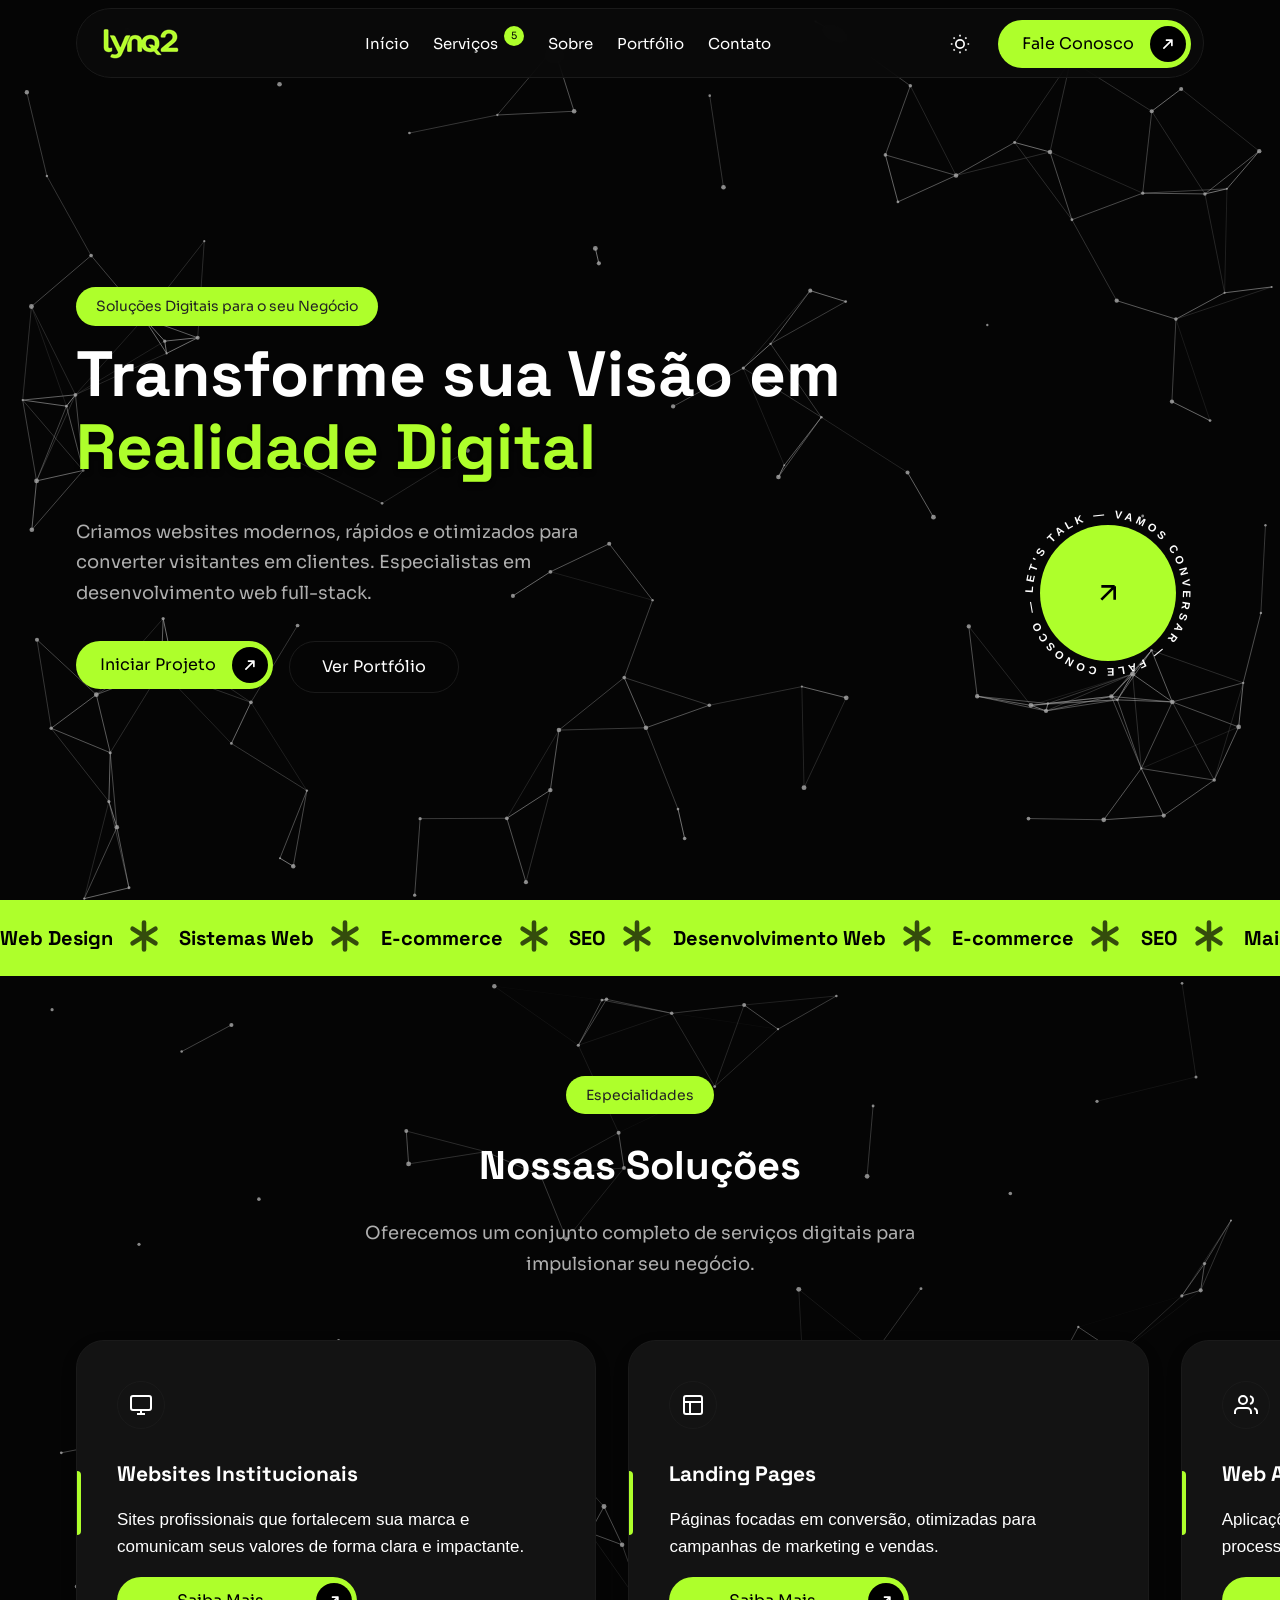
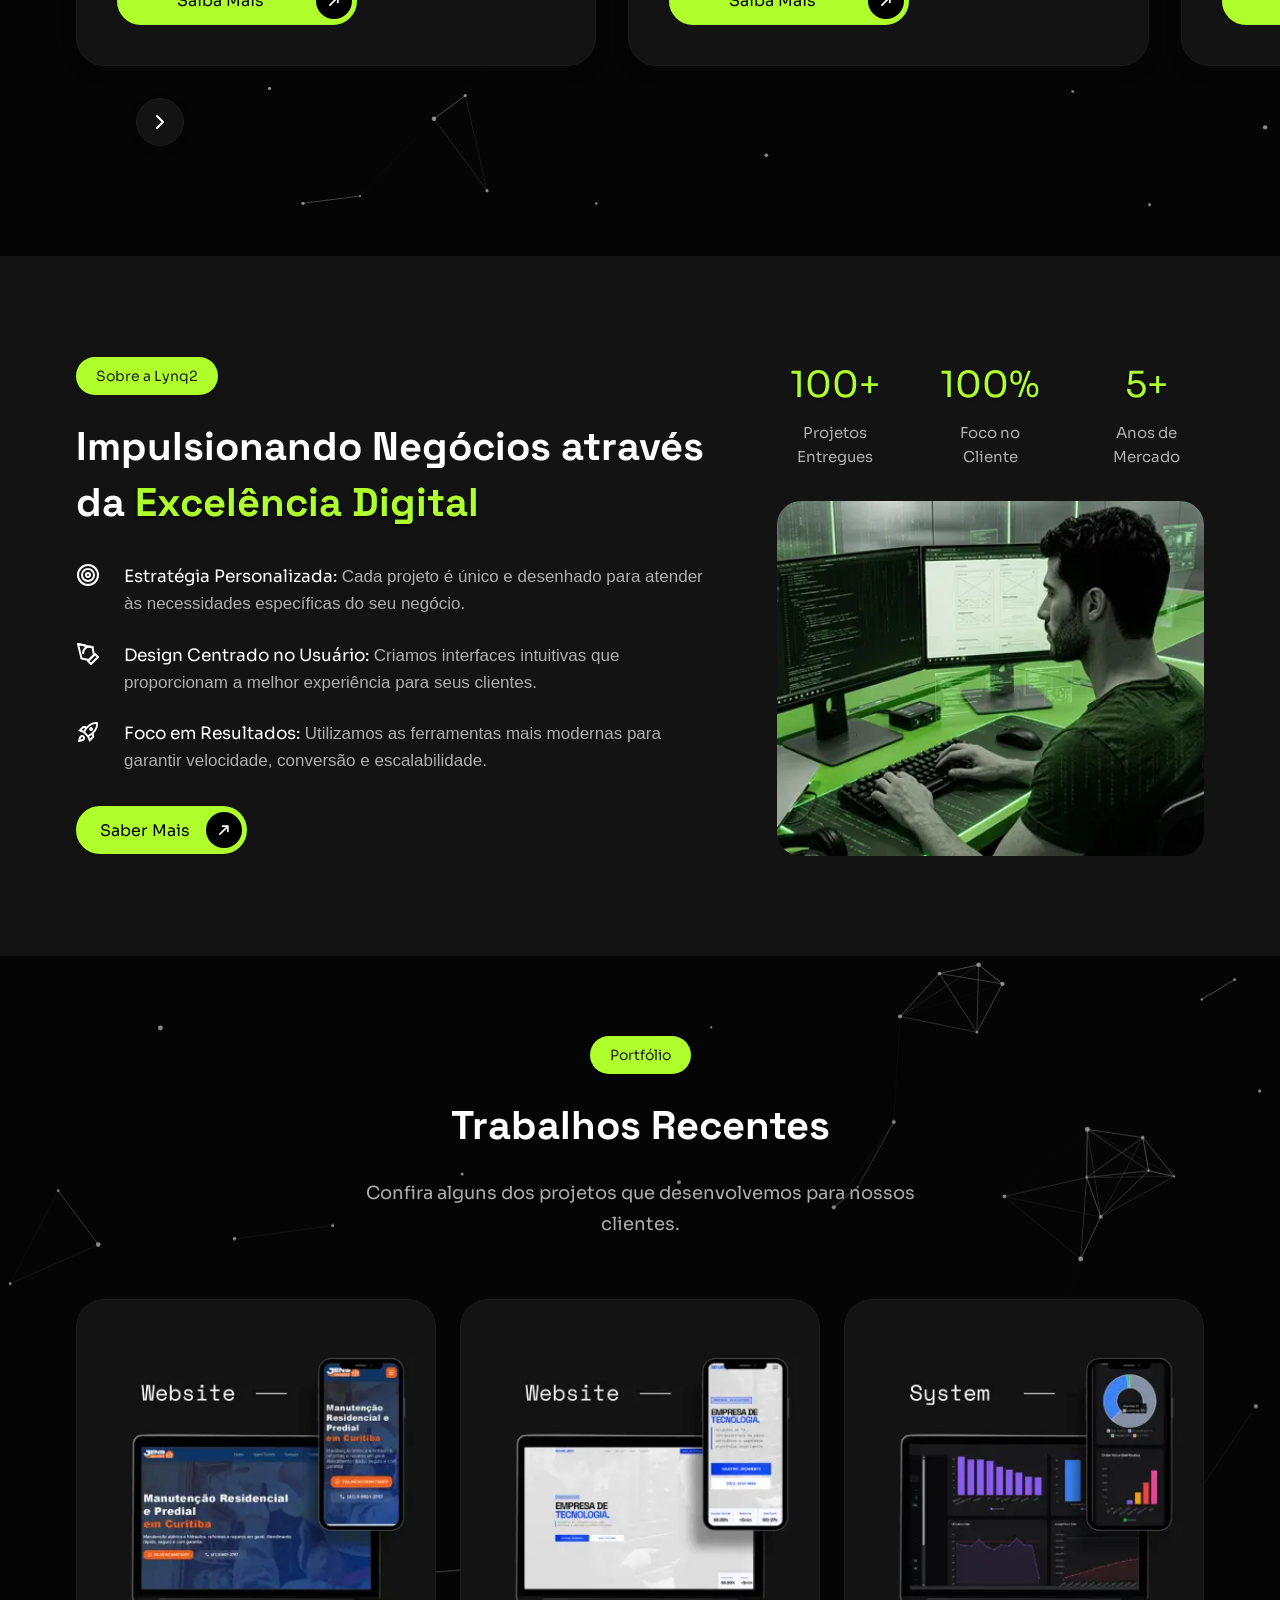
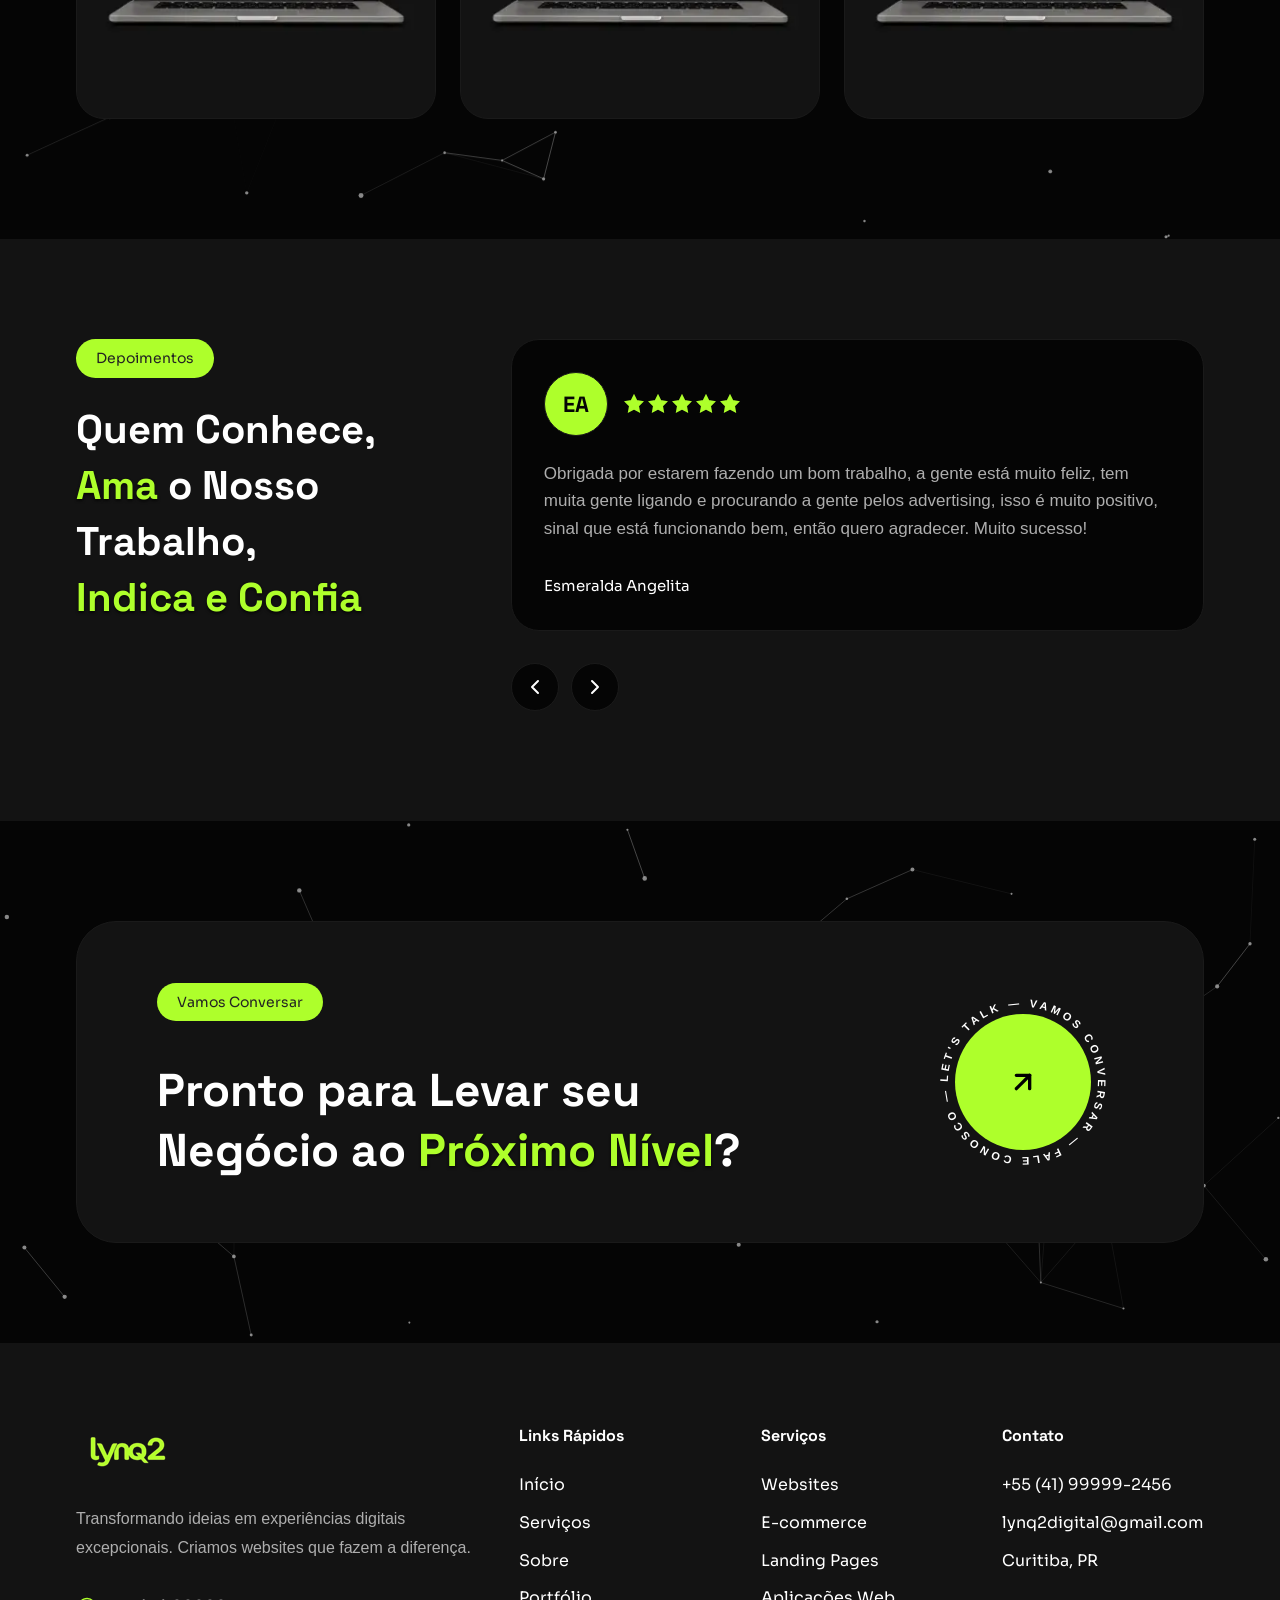
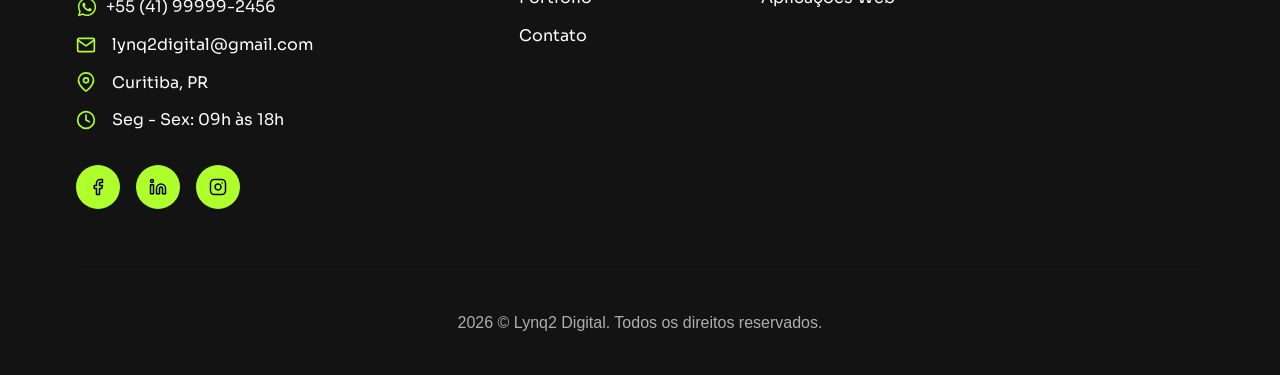
<file: index.html>
<!doctype html>
<html lang="pt-BR">
  <head>
    <meta charset="UTF-8" />
    <meta name="viewport" content="width=device-width, initial-scale=1.0" />
    <meta
      name="description"
      content="Lynq2 Digital - Desenvolvimento web profissional. Criamos websites modernos, rápidos e otimizados para converter visitantes em clientes. Especialistas em UI/UX e full-stack."
    />

    <title>Lynq2 Digital</title>

    <!-- FAVICON -->
    <link rel="icon" type="image/png" href="./favicon.png" />

    <!-- Fonts -->
    <link
      rel="preload"
      href="./assets/fonts/SpaceGrotesk-Bold.woff2"
      as="font"
      type="font/woff2"
      crossorigin="anonymous"
    />
    <link
      rel="preload"
      href="./assets/fonts/Sora-Regular.woff2"
      as="font"
      type="font/woff2"
      crossorigin="anonymous"
    />

    <!-- Swiper CSS: local -->
    <link
      rel="stylesheet"
      href="./assets/css/swiper-bundle.min.css"
      media="print"
      onload="this.media = 'all'"
    />
    <noscript>
      <link rel="stylesheet" href="./assets/css/swiper-bundle.min.css" />
    </noscript>

    <!-- CSS -->
    <style>
      /*================================  */
      /* ====== LOCAL FONTS ============ */
      /*================================  */
      @font-face {
        font-family: "Space Grotesk";
        src: url("./assets/fonts/SpaceGrotesk-Bold.woff2") format("woff2");
        font-weight: 700;
        font-display: swap;
        font-style: normal;
      }

      @font-face {
        font-family: "Sora";
        src: url("./assets/fonts/Sora-Regular.woff2") format("woff2");
        font-weight: 400;
        font-display: swap;
        font-style: normal;
      }
      /* ======================================================= */
      /* ===================== RESET E BASE ==================== */
      /* ======================================================= */
      * {
        margin: 0;
        padding: 0;
        box-sizing: border-box;
      }

      /* ===== Dark Theme (default) ===== */
      :root {
        --bg-primary: #050505;
        --bg-secondary: #131313;
        --text-primary: #ffffff;
        --text-secondary: #aeaeae;
        --accent-green: #aeff2b;
        --border-color: #1a1a1a;
        --header-bg: rgba(11, 11, 11, 0.75);

        /* ===== Typography ===== */
        --font-main: "Space Grotesk", sans-serif;
        --font-alter: "Sora", sans-serif;
        --font-body: sans-serif;
      }

      :root.light-theme {
        --bg-primary: #f9f9f9;
        --bg-secondary: #f1f1f1;
        --text-primary: #232323;
        --text-secondary: #555555;
        --border-color: #e0e0e0;
        --header-bg: rgba(252, 252, 252, 0.75);
      }

      h1,
      h2,
      h3,
      h4,
      h5 {
        font-family: var(--font-main);
        font-weight: 700 !important;
        color: var(--text-primary);
      }

      a,
      li,
      span,
      button,
      label,
      input,
      strong,
      textarea {
        font-family: var(--font-alter);
        font-weight: 400 !important;
        color: var(--text-primary);
      }

      p {
        margin: 0;
        padding: 0;
        font-family: var(--font-body);
        font-weight: 400 !important;
        font-size: inherit;
        line-height: inherit;
      }
      ul,
      ol {
        list-style: none;
        padding: 0;
      }

      a {
        text-decoration: none;
        color: inherit;
      }

      img {
        max-width: 100%;
        height: auto;
      }

      /* ======================================================= */
      /* ==================== SCROLL BAR ======================= */
      /* ======================================================= */

      /* Barra de rolagem - largura */
      ::-webkit-scrollbar {
        width: 10px;
        z-index: 3;
      }

      /* Fundo da barra (trilho) */
      ::-webkit-scrollbar-track {
        background: var(--background);
      }

      /* Parte que se move (thumb) */
      ::-webkit-scrollbar-thumb {
        background-color: var(--accent-green);
        border-radius: 8px;
        /* Cor laranja */

        border: 1px solid var(--background);
        /* Borda entre thumb e track */
      }

      /* ==== Body ==== */
      body {
        font-family: var(--font-body);
        background-color: var(--bg-primary);
        color: var(--text-primary);
        overflow-x: hidden;
        scroll-behavior: smooth;
        line-height: 1.6;
        user-select: none;
        cursor: none;
      }

      /* ================== CUSTOM CURSOR ====================== */
      .cursor-dot {
        position: fixed;
        top: 0;
        left: 0;
        width: 8px;
        height: 8px;
        background-color: var(--accent-green);
        border-radius: 50%;
        pointer-events: none;
        z-index: 10001;
        opacity: 0; /* JS will show on move */
      }
      :root.light-theme .cursor-dot {
        background-color: var(--text-secondary);
      }
      .cursor-trail {
        position: fixed;
        top: 0;
        left: 0;
        width: 36px;
        height: 36px;
        border: 1.5px solid var(--accent-green);
        border-radius: 50%;
        pointer-events: none;
        z-index: 10000;
        opacity: 0; /* JS will show on move */
        transition:
          width 0.3s ease,
          height 0.3s ease,
          background-color 0.3s ease;
      }
      :root.light-theme .cursor-trail {
        border-color: var(--text-secondary);
        background-color: rgba(35, 35, 35, 0.1);
      }
      .cursor-trail.hovered {
        width: 60px;
        height: 60px;
        background-color: rgba(174, 255, 43, 0.15);
      }
      :root.light-theme .cursor-trail.hovered {
        background-color: rgba(35, 35, 35, 0.15);
      }
      @media (max-width: 1024px) {
        body {
          cursor: auto !important;
        }
        .cursor-dot,
        .cursor-trail,
        #custom-cursor {
          display: none !important;
        }
      }

      .container {
        width: 100%;
        max-width: 1480px;
        margin: 0 auto;
        padding: 0 8px;
        position: relative;
        z-index: 1;
      }

      @media (min-width: 900px) {
        .container {
          padding: 0 12px;
        }
      }

      .btn-primary {
        background: var(--accent-green);
        color: #000000;
        padding: 6px 5px 6px 24px;
        border-radius: 100px;

        transition: all 0.3s;
        display: inline-flex;
        justify-content: flex-end;
        /* Keeps arrow to the right if span doesn't fill it */
        align-items: center;
        gap: 16px;
        height: auto;
      }

      .btn-primary span {
        margin: 0;
        color: #000;
        flex-grow: 1;
        text-align: center;
      }

      .arrow {
        background-color: #000;
        border-radius: 50%;
        width: 36px;
        height: 36px;
        display: flex;
        align-items: center;
        justify-content: center;
      }

      .arrow svg {
        transform: rotate(-45deg);
        transition: transform 0.3s ease;
        display: block;
      }

      .btn-primary:hover .arrow svg {
        transform: rotate(0deg);
      }

      .btn-secondary {
        background: transparent;
        border: 1px solid var(--border-color);
        color: var(--text-primary);
        padding: 0 32px;
        /* Remove vertical padding, rely on height/flex for centering */
        border-radius: 100px;
        height: 48px;
        /* Fixed height to match the primary button if needed */

        transition: all 0.3s;
        display: inline-flex;
        align-items: center;
        /* Fixed typo from align-itens */
        justify-content: center;
      }

      @media (min-width: 768px) {
        .btn-secondary {
          /* Reset if necessary on desktop, but let's keep it consistent */
          height: 52px;
        }
      }

      .btn-secondary:hover {
        border-color: var(--accent-green);
        color: var(--accent-green);
      }

      /* ======================================================= */
      /* ================== HEADER SECTION ===================== */
      /* ======================================================= */

      .header {
        position: fixed;
        top: 8px;
        left: 0;
        right: 0;
        z-index: 1000;
        pointer-events: none;
        transition: top 0.4s ease;
      }

      .header .container {
        pointer-events: auto;
      }

      .barra {
        background: var(--header-bg);
        backdrop-filter: blur(12px);
        -webkit-backdrop-filter: blur(16px);
        color: var(--text-primary);
        display: flex;
        flex-direction: column;
        overflow: hidden;
        height: 70px;
        border-radius: 40px;
        transition:
          width 0.4s cubic-bezier(0.4, 0, 0.2, 1),
          height 0.4s cubic-bezier(0.4, 0, 0.2, 1),
          background 0.4s ease;
        margin: 0 auto;
        width: 100%;
        border: 1px solid var(--border-color);
        will-change: width, height;
      }

      .barra.compacta {
        width: 80%;
        transition:
          width 0.4s cubic-bezier(0.4, 0, 0.2, 1),
          height 0.4s cubic-bezier(0.4, 0, 0.2, 1),
          background 0.4s ease;
      }

      .barra.expansivel {
        height: 480px;
        width: 100%;
        transition:
          width 0.4s cubic-bezier(0.4, 0, 0.2, 1),
          height 0.4s cubic-bezier(0.4, 0, 0.2, 1),
          background 0.4s ease;
      }

      .barra-topo {
        width: 100%;
        display: flex;
        justify-content: space-between;
        align-items: center;
        padding: 0 12px;
        height: 70px;
        flex-shrink: 0;
        gap: 16px;
      }

      .logo-icon {
        border-radius: 100px;
        padding: 12px;

        display: flex;
        align-items: center;
        justify-content: center;
        color: var(--accent-green);

        font-size: 20px;
      }

      .logo-icon img {
        width: 80px;

        object-fit: cover;
      }

      :root.light-theme .logo-icon {
        color: var(--text-primary);
      }

      .logo-code {
        background: var(--accent-green);
        color: #000000;
        -webkit-background-clip: text;
        -webkit-text-fill-color: transparent;
        background-clip: text;
      }

      @media (min-width: 1181px) {
        .barra-topo {
          gap: 32px;
        }

        .logo {
          flex-shrink: 1;
        }

        .logo-text {
          display: block;
        }
      }

      .nav-desktop {
        display: none;
        justify-content: center;
        align-items: center;
        flex: 1;
      }

      .nav-desktop ul {
        display: flex;
        gap: 24px;
        list-style: none;
      }

      .nav-desktop ul li a {
        color: var(--text-primary);
        text-decoration: none;
        font-size: 15px;

        transition: color 0.3s;
      }

      .nav-desktop ul li a:hover {
        color: var(--accent-green);
      }

      .nav-item-flex {
        display: inline-flex;
        align-items: center;
        gap: 6px;
      }

      .nav-badge {
        font-family: var(--font-alter);
        font-weight: 400 !important;
        background-color: var(--accent-green);
        color: #000;
        font-size: 10px;

        width: 20px;
        height: 20px;
        display: inline-flex;
        align-items: center;
        justify-content: center;
        border-radius: 50%;
        line-height: 1;
        position: relative;
        top: -8px;
      }

      .nav-mobile-list .nav-badge {
        top: -14px;
      }

      @media (min-width: 1180px) {
        .nav-desktop {
          display: flex;
        }
      }

      .header-actions {
        display: flex;
        align-items: center;
        gap: 8px;
        margin-left: auto;
      }

      .header-actions .btn-primary {
        display: none;
      }

      @media (min-width: 1181px) {
        .header-actions {
          margin-left: 0;
          gap: 16px;
        }

        .header-actions .btn-primary {
          display: inline-flex;
        }
      }

      .menu-btn {
        display: flex;
        flex-direction: column;
        gap: 6px;
        cursor: pointer;
        padding: 8px;
      }

      .menu-btn span {
        width: 24px;
        height: 2px;
        background: var(--text-primary);
        transition: all 0.3s ease;
      }

      .menu-btn.open span:nth-child(1) {
        transform: rotate(45deg) translate(5px, 6px);
      }

      .menu-btn.open span:nth-child(2) {
        opacity: 0;
      }

      .menu-btn.open span:nth-child(3) {
        transform: rotate(-45deg) translate(5px, -6px);
      }

      @media (min-width: 1181px) {
        .menu-btn {
          display: none;
        }
      }

      /* Nav Mobile */
      .nav-mobile {
        display: none;
        flex-direction: column;
        justify-content: end;
        align-items: flex-start;
        padding: 16px 28px 28px;
        gap: 16px;
        opacity: 0;
        transition: opacity 0.3s ease;
        flex-grow: 1;
        /* allow taking remaining height to push items to the bottom */
      }

      .barra.expansivel .nav-mobile {
        display: flex;
        opacity: 1;
      }

      /* Nav Mobile Items Animation */
      .nav-mobile-list li,
      .nav-mobile-btn {
        opacity: 0;
        transform: translateX(-50px);
      }

      .barra.expansivel .nav-mobile-list li {
        animation: fadeSlideRight 0.5s cubic-bezier(0.4, 0, 0.2, 1) forwards;
      }

      .barra.expansivel .nav-mobile-btn {
        animation: fadeSlideRight 0.5s cubic-bezier(0.4, 0, 0.2, 1) forwards;
      }

      /* Staggered delays for a cascade effect */
      .barra.expansivel .nav-mobile-list li:nth-child(1) {
        animation-delay: 0.1s;
      }

      .barra.expansivel .nav-mobile-list li:nth-child(2) {
        animation-delay: 0.18s;
      }

      .barra.expansivel .nav-mobile-list li:nth-child(3) {
        animation-delay: 0.26s;
      }

      .barra.expansivel .nav-mobile-list li:nth-child(4) {
        animation-delay: 0.34s;
      }

      .barra.expansivel .nav-mobile-list li:nth-child(5) {
        animation-delay: 0.42s;
      }

      .barra.expansivel .nav-mobile-btn {
        animation-delay: 0.5s;
      }

      @keyframes fadeSlideRight {
        to {
          opacity: 1;
          transform: translateX(0);
        }
      }

      .nav-mobile-list {
        display: flex;
        flex-direction: column;
        gap: 8px;
        width: 100%;
        text-align: left;
      }

      .nav-mobile-list li a {
        display: block;
        padding: 12px 16px;
        font-size: 18px;

        transition: all 0.3s;
      }

      .nav-mobile-list li a:hover {
        background: rgba(57, 255, 20, 0.1);
        color: var(--accent-green);
      }

      .nav-mobile-btn {
        width: 100%;
        text-align: center;
        padding: 14px 24px;
        font-size: 18px;
      }

      @media (min-width: 1180px) {
        .nav-mobile {
          display: none;
        }
      }

      /* Theme Toggle & Scroll Top */
      .theme-toggle {
        background: transparent;
        border: none;
        color: var(--text-primary);
        cursor: pointer;
        padding: 8px;
        position: relative;
        width: 40px;
        height: 40px;
      }

      /* Dark mode (default): show sun, hide moon */
      .sun-icon {
        display: block;
      }

      .moon-icon {
        display: none;
      }

      /* Light mode: show moon, hide sun */
      .light-theme .sun-icon {
        display: none;
      }

      .light-theme .moon-icon {
        display: block;
      }

      /* Mobile First — botões colados no canto */
      .scroll-to-top {
        position: fixed;
        bottom: 96px;
        right: 16px;
        width: 52px;
        height: 52px;
        background: rgba(0, 0, 0, 0.2);
        backdrop-filter: blur(12px);
        -webkit-backdrop-filter: blur(12px);
        border: 1px solid var(--accent-green);
        color: var(--accent-green);
        border-radius: 50%;
        display: flex;
        align-items: center;
        justify-content: center;
        cursor: pointer;
        transform: translateX(100px);
        opacity: 0;
        pointer-events: none;
        transition: all 0.4s cubic-bezier(0.4, 0, 0.2, 1);
        z-index: 990;
      }

      :root.light-theme .scroll-to-top {
        background: rgba(255, 255, 255, 0.2);
        box-shadow: 0 2px 8px rgba(0, 0, 0, 0.1);
        border: 1px solid #c7c7c7;
        color: #656565;
      }

      .scroll-to-top.visible {
        transform: translateX(0);
        opacity: 1;
        pointer-events: auto;
      }

      /* WhatsApp Button */
      .whatsapp-button {
        position: fixed;
        bottom: 32px;
        right: 16px;
        width: 52px;
        height: 52px;
        background: #25d366;
        color: #fff;
        border-radius: 50%;
        display: flex;
        align-items: center;
        justify-content: center;
        box-shadow: 0 4px 12px rgba(37, 211, 102, 0.4);
        transition:
          transform 0.4s cubic-bezier(0.4, 0, 0.2, 1),
          opacity 0.4s ease;
        z-index: 990;
        opacity: 0;
        pointer-events: none;
        transform: translateX(100px);
      }

      .whatsapp-button.visible {
        opacity: 1;
        pointer-events: auto;
        transform: translateX(0);
      }

      .whatsapp-button.visible:hover {
        box-shadow: 0 6px 20px rgba(37, 211, 102, 0.7);
      }

      /* Tablet e acima — tamanho e posição originais */
      @media (min-width: 768px) {
        .scroll-to-top {
          bottom: 110px;
          right: 30px;
          width: 56px;
          height: 56px;
        }

        .whatsapp-button {
          bottom: 40px;
          right: 30px;
          width: 56px;
          height: 56px;
        }

        .theme-toggle:hover {
          color: var(--accent-green);
        }
      }

      /* ======================================================= */
      /* ================= SECTION HEADER (SHARED) ============= */
      /* ======================================================= */
      .section-header {
        text-align: center;
        margin-bottom: 60px;
      }

      .section-badge {
        font-family: var(--font-alter);
        font-weight: 400 !important;
        display: inline-block;
        padding: 8px 20px;
        background: var(--accent-green);
        border-radius: 100px;
        color: #232323;
        font-size: 14px;

        margin-bottom: 24px;
      }
      .hero .section-badge {
        margin-bottom: 12px;
      }
      .section-title {
        font-size: 32px;
        margin-bottom: 24px;
        line-height: 1.2;
        color: var(--text-primary);
      }

      .highlight-main {
        font-family: var(--font-main);
        font-weight: 700 !important;
        color: var(--accent-green);
        text-shadow:
          0 3px 5px rgba(0, 0, 0, 0.4),
          0 1px 2px rgba(0, 0, 0, 0.3);
      }

      .section-title .highlight {
        font-family: var(--font-main);
        font-weight: 700 !important;
        color: var(--accent-green);
        text-shadow:
          0 2px 3px rgba(0, 0, 0, 0.5),
          0 1px 2px rgba(0, 0, 0, 0.3);
      }

      @media (min-width: 768px) {
        .section-title {
          font-size: 40px;
          line-height: 1.4;
        }
      }

      /* ======================================================= */
      /* ================== HERO SECTION ======================= */
      /* ======================================================= */
      .hero {
        height: 780px;
        display: flex;
        align-items: center;
        justify-content: flex-start; /* Mobile default */
        padding: 80px 0;
        position: relative;
        overflow: hidden;
      }

      @media (min-width: 780px) {
        .hero {
          height: 100dvh;
          justify-content: center;
          padding: 80px 0;
        }
      }

      #canvas1 {
        position: absolute;
        top: 0;
        left: 0;
        width: 100%;
        height: 100%;
      }

      .hero::before {
        content: "";
        position: absolute;
        top: -20%;
        left: 50%;
        transform: translateX(-50%);
        width: 600px;
        height: 600px;
        border-radius: 50%;
        pointer-events: none;
        z-index: 0;
      }

      .hero-content {
        text-align: left;
        position: relative;
        z-index: 1;
        max-width: 800px;
      }

      .hero-title {
        font-size: clamp(44px, 5vw, 64px);
        line-height: 1.15;
        margin-bottom: 20px;
      }

      .hero-title .highlight {
        font-family: var(--font-main);
        color: var(--accent-green);
        text-shadow:
          0 2px 2px rgba(0, 0, 0, 0.3),
          0 0 2px rgba(0, 0, 0, 0.2);
      }
      .hero-description {
        padding-right: 20px;
      }
      .hero-description,
      .section-description {
        font-family: var(--font-alter);
        font-size: 18px;
        color: var(--text-secondary);
        max-width: 600px;
        line-height: 1.7;
      }

      .hero-description {
        margin: 24px 0;
        text-align: left;
      }

      .section-description {
        margin: 24px auto;
        text-align: center;
      }

      .hero-buttons {
        display: flex;
        gap: 16px;
        flex-direction: column;
        align-items: flex-start;
        flex-wrap: wrap;
      }

      .hero-buttons .btn-primary,
      .hero-buttons .btn-secondary {
        width: 100%;
        text-align: left;
      }

      .hero-buttons .btn-primary {
        justify-content: space-between;
      }

      .hero-buttons .btn-secondary {
        justify-content: center;
      }

      .btn-primary {
        background: var(--accent-green);
        color: #000000;
        padding: 6px 5px 6px 24px;
        border-radius: 100px;

        transition: all 0.3s;
        display: inline-flex;
        justify-content: flex-end;
        /* Keeps arrow to the right if span doesn't fill it */
        align-items: center;
        gap: 16px;
        height: auto;
      }

      .btn-primary span {
        margin: 0;
        color: #000;
        flex-grow: 1;
        text-align: center;
      }

      .arrow {
        background-color: #000;
        border-radius: 50%;
        width: 36px;
        height: 36px;
        display: flex;
        align-items: center;
        justify-content: center;
      }

      .arrow svg {
        transform: rotate(-45deg);
        transition: transform 0.3s ease;
        display: block;
      }

      .btn-primary:hover .arrow svg {
        transform: rotate(0deg);
      }

      .btn-secondary {
        background: transparent;
        border: 1px solid var(--border-color);
        color: var(--text-primary);
        padding: 0 32px;
        /* Remove vertical padding, rely on height/flex for centering */
        border-radius: 100px;
        height: 48px;
        /* Fixed height to match the primary button if needed */

        transition: all 0.3s;
        display: inline-flex;
        align-items: center;
        /* Fixed typo from align-itens */
        justify-content: center;
      }

      @media (min-width: 768px) {
        .btn-secondary {
          /* Reset if necessary on desktop, but let's keep it consistent */
          height: 52px;
        }
      }

      .btn-secondary:hover {
        border-color: var(--accent-green);
        color: var(--accent-green);
      }

      @media (min-width: 481px) {
        .hero {
          padding-top: 160px;
        }
      }

      @media (min-width: 769px) {
        .hero {
          justify-content: flex-start;
        }

        .hero-content {
          text-align: left;
        }

        .hero-description {
          margin: 32px 0;
        }

        .hero-buttons {
          flex-direction: row;
          justify-content: flex-start;
        }

        .hero-buttons .btn-primary,
        .hero-buttons .btn-secondary {
          width: auto;
        }
      }

      /* ======================================================= */
      /* ================= HERO BREADCRUMB ===================== */
      /* ======================================================= */
      .hero-breadcrumb {
        display: flex;
        align-items: center;
        justify-content: center;
        gap: 10px;
        margin-bottom: 16px;
        font-size: 15px;
        font-style: italic;
        color: var(--text-secondary);
      }

      @media (min-width: 769px) {
        .hero-breadcrumb {
          justify-content: flex-start;
        }
      }

      .hero-breadcrumb a {
        color: var(--text-secondary);
        transition: color 0.3s;
      }

      .hero-breadcrumb a:hover {
        color: var(--accent-green);
      }

      .hero-breadcrumb .separator {
        opacity: 0.4;
      }

      .hero-breadcrumb .current {
        color: var(--text-primary);
      }

      /* ======================================================= */
      /* ================== CATEGORY STRIP ===================== */
      /* ======================================================= */
      .category-strip {
        background: var(--accent-green);

        padding: 20px 0;
        overflow: hidden;
        position: relative;
        width: 100%;
        line-height: 1;
        display: flex;
      }

      .category-strip-content {
        display: flex;
        align-items: center;
        white-space: nowrap;
        flex-shrink: 0;
        animation: scroll 120s linear infinite;
        animation-play-state: running;
      }

      .category-strip:hover .category-strip-content {
        animation-play-state: paused;
      }

      @keyframes scroll {
        0% {
          transform: translateX(0);
        }

        100% {
          transform: translateX(-50%);
        }
      }

      .category-strip-content span {
        font-family: var(--font-main);
        font-weight: 700 !important;
        color: #000000;
        font-size: 18px;

        white-space: nowrap;
        display: inline;
        vertical-align: middle;
        line-height: 1;
      }

      .category-strip-content .separator {
        color: rgba(0, 0, 0, 0.7);

        font-size: 20px;
        line-height: 1;
        display: inline;
        margin: 0 10px;
        vertical-align: middle;
      }

      /* Responsive adjustments */
      @media (min-width: 769px) {
        .category-strip-content span {
          font-size: 20px;
        }

        .category-strip-content .separator {
          font-size: 26px;
          margin: 0 15px;
        }
      }

      /* ======================================================= */
      /* ================= GLOBAL GSAP CURSOR ================== */
      /* ======================================================= */
      .cursor-dot,
      .cursor-trail {
        position: fixed;
        top: 0;
        left: 0;
        pointer-events: none;
        z-index: 9998;
        border-radius: 50%;
        transform: translate(-50%, -50%);
        opacity: 0;
        /* Hidden initially until mouse moves */
      }

      .cursor-dot {
        width: 8px;
        height: 8px;
        background-color: var(--accent-green);
        z-index: 9999;
      }

      .cursor-trail {
        width: 40px;
        height: 40px;
        background-color: rgba(174, 255, 43, 0.1);
        border: 1px solid rgba(165, 216, 83, 0.1);
        transition:
          width 0.3s,
          height 0.3s,
          background-color 0.3s;
      }

      /* Optional expansion state for links and buttons */
      .cursor-trail.hovered {
        width: 60px;
        height: 60px;
        background-color: rgba(174, 255, 43, 0.2);
      }

      @media (hover: none) and (pointer: coarse) {
        .cursor-dot,
        .cursor-trail {
          display: none !important;
        }
      }

      /* ======================================================= */
      /* ==================== LIGHT THEME ====================== */
      /* ======================================================= */

      /* Adjust specific elements for light theme */
      .light-theme .barra {
        border: 1px solid var(--border-color);
        box-shadow: 0 2px 10px rgba(0, 0, 0, 0.05);
      }

      .light-theme .service-card,
      .light-theme .faq-item,
      .light-theme .blog-card,
      .light-theme .contact-form {
        box-shadow: 0 2px 8px rgba(0, 0, 0, 0.05);
      }

      .light-theme .btn-secondary {
        border-color: var(--border-color);
      } /* ======================================================= */
      /* ================== SERVICES SECTION =================== */
      /* ======================================================= */
      .services-section {
        padding: 100px 0;
        overflow: hidden;
        position: relative;
      }

      .services-swiper {
        overflow: visible !important;
        padding-bottom: 10px;
      }

      .services-swiper .swiper-slide {
        height: auto;
      }

      .services-nav {
        display: flex;
        gap: 12px;
        margin-top: 32px;
        justify-content: center;
      }

      @media (min-width: 900px) {
        .services-nav {
          justify-content: flex-start;
        }
      }

      .services-btn-prev,
      .services-btn-next {
        width: 48px;
        height: 48px;
        border-radius: 50%;
        border: 1px solid var(--border-color);
        background: var(--bg-secondary);
        color: var(--text-primary);
        cursor: pointer;
        display: flex;
        align-items: center;
        justify-content: center;
        transition: all 0.3s ease;
        box-shadow: 0 4px 12px rgba(0, 0, 0, 0.1);
      }

      .services-btn-prev:hover,
      .services-btn-next:hover {
        background: var(--accent-green);
        border-color: var(--accent-green);
        color: #050505;
      }

      .services-btn-prev:hover svg,
      .services-btn-next:hover svg {
        stroke: #050505;
      }

      /* Disabled state — Swiper adds this class automatically at boundaries */
      .services-btn-prev.swiper-button-disabled,
      .services-btn-next.swiper-button-disabled {
        opacity: 0;
        cursor: not-allowed;
        pointer-events: none;
      }

      .service-card {
        background: var(--bg-secondary);
        border: 1px solid var(--border-color);
        border-radius: 28px;
        padding: 20px;

        transition: all 0.3s ease;
        display: flex;
        flex-direction: column;
        gap: 16px;
        position: relative;
        height: 100%;
        box-shadow: 0 6px 16px rgba(0, 0, 0, 0.15);
      }
      @media (min-width: 336px) {
        .service-card {
          padding: 28px;
        }
      }
      @media (min-width: 400px) {
        .service-card {
          padding: 32px;
        }
      }
      @media (min-width: 780px) {
        .service-card {
          padding: 40px;
        }
      }
      .service-card::before {
        content: "";
        position: absolute;
        left: 0;
        top: 50%;
        transform: translateY(-50%);
        width: 4px;
        height: 64px;
        background: var(--accent-green);
        border-radius: 0 4px 4px 0;
        transition: height 0.3s ease;
      }

      .service-card:hover::before {
        height: 240px;
      }

      .service-icon {
        width: 48px;
        height: 48px;
        border-radius: 50%;
        background: var(--bg-secondary);
        border: 1px solid var(--border-color);
        display: flex;
        align-items: center;
        justify-content: center;
        color: var(--text-primary);
        margin-bottom: 12px;
        transition: all 0.3s;
      }

      .service-card:hover .service-icon {
        background: var(--accent-green);
        color: #050505;
        /* Preto text on green is fine in both themes */
        border-color: var(--accent-green);
      }

      .service-card .btn-primary {
        margin-top: auto;
        max-width: 240px;
      }

      .service-title {
        font-size: 21px;
      }

      .service-description {
        font-family: var(--font-desc);
        font-size: 17px;
      }

      /* ======================================================= */
      /* ================== SOBRE SECTION ====================== */
      /* ======================================================= */
      .sobre-section {
        padding: 100px 0;
        background-color: var(--bg-secondary);
      }

      .sobre-content {
        display: flex;
        flex-direction: column;
        gap: 40px;
        align-items: stretch;
      }

      @media (min-width: 901px) {
        .sobre-content {
          flex-direction: row;
          gap: 60px;
          align-items: center;
        }
      }

      .sobre-left {
        width: 100%;
      }

      @media (min-width: 901px) {
        .sobre-left {
          flex: 1.2;
        }
      }

      .sobre-description {
        font-family: var(--font-desc);
        font-size: 18px;
        color: var(--text-secondary);
        line-height: 1.8;
        margin-bottom: 20px;
      }

      .sobre-features {
        margin-top: 32px;
        display: flex;
        flex-direction: column;
        gap: 24px;
      }

      .feature-item {
        display: flex;
        align-items: flex-start;
        gap: 16px;
        font-weight: 700;
      }

      .feature-icon {
        flex-shrink: 0;
        width: 32px;
        height: 32px;
        color: var(--text-primary);
      }

      .feature-item p {
        color: var(--text-secondary);
        font-size: 17px;
        line-height: 1.6;
        margin: 0;
      }

      .feature-item strong {
        color: var(--text-primary);
      }

      .sobre-cta {
        margin-top: 32px;
      }

      .sobre-right {
        display: flex;
        flex-direction: column;
        gap: 32px;
        width: 100%;
        align-items: center;
      }

      @media (min-width: 901px) {
        .sobre-right {
          flex: 0.8;
        }
      }

      .sobre-stats {
        display: flex;
        justify-content: space-between;
        gap: 16px;
        width: 100%;
        max-width: 460px;
        margin: 0 auto;
      }

      @media (min-width: 601px) {
        .sobre-stats {
          gap: 40px;
        }
      }

      .stat-item {
        display: flex;
        flex-direction: column;
        align-items: center;
        gap: 8px;
        flex: 1;
      }

      .stat-number {
        font-size: 36px;
        font-weight: 700;
        color: var(--accent-green);
        text-shadow:
          0 2px 2px rgba(0, 0, 0, 0.3),
          0 0 2px rgba(0, 0, 0, 0.2);
      }

      .stat-label {
        font-size: 15px;
        color: var(--text-secondary);

        text-align: center;
      }

      .sobre-image {
        display: flex;
        align-items: center;
        justify-content: center;
        width: 100%;
        border-radius: 28px;
      }

      .sobre-image img {
        width: 460px;
        max-width: 100%;
        height: auto;
        display: block;
        object-fit: contain;
        border-radius: 24px;
      }

      /* ======================================================= */
      /* ================== PORTFOLIO SECTION ================== */
      /* ======================================================= */

      :root {
        --cards: 3;
        --cardHeight: 420px;
        --cardTopPadding: 20px;
        --cardMargin: 4vw;
      }

      .portfolio-section {
        position: relative;
        padding: 80px 0;
        /* SEM overflow: hidden — mata o sticky! */
      }

      .container {
        width: 90%;
        max-width: 1200px;
        margin: 0 auto;
      }

      /* --- GRID MOBILE: stacking --- */
      .portfolio-grid {
        display: grid;
        grid-template-columns: 1fr;
        grid-template-rows: repeat(var(--cards), var(--cardHeight));
        gap: 2;
        padding-bottom: calc(var(--cards) * var(--cardTopPadding));
        margin-bottom: var(--cardMargin);
      }

      /* índice de cada card */
      #card1 {
        --index: 1;
      }

      #card2 {
        --index: 2;
      }

      #card3 {
        --index: 3;
      }

      /* Wrapper transparente — o sticky é AQUI */
      .portfolio-card-wrapper {
        position: sticky;
        top: 0;
        padding-top: calc(var(--index) * var(--cardTopPadding));
      }

      .portfolio-item {
        position: relative;
        height: var(--cardHeight);
        border-radius: 28px;
        overflow: hidden;
        cursor: pointer;
        border: 1px solid var(--border-color);
        background-color: var(--bg-secondary);
      }

      .portfolio-image {
        position: absolute;
        inset: 0;
        background-size: contain;
        background-position: center;
        background-repeat: no-repeat;
        transition: transform 0.5s ease;
      }

      /* Images by Theme */
      #card1 .portfolio-image {
        background-image: url("./assets/images/project-1-dark.webp");
      }

      :root.light-theme #card1 .portfolio-image {
        background-image: url("./assets/images/project-1.webp");
      }

      /* Images by Theme */
      #card2 .portfolio-image {
        background-image: url("./assets/images/project-2-dark.webp");
      }

      :root.light-theme #card2 .portfolio-image {
        background-image: url("./assets/images/project-2.webp");
      }
      /* Images by Theme */
      #card3 .portfolio-image {
        background-image: url("./assets/images/project-3-dark.webp");
      }

      :root.light-theme #card3 .portfolio-image {
        background-image: url("./assets/images/project-3.webp");
      }
      .portfolio-item:hover .portfolio-image {
        transform: scale(1.08);
      }

      .portfolio-link-wrapper {
        display: block;
        width: 100%;
        height: 100%;
        position: relative;
        z-index: 3;
        text-decoration: none;
        color: inherit;
      }

      .portfolio-overlay {
        position: absolute;
        bottom: 24px;
        left: 24px;
        z-index: 4;
        transition:
          transform 0.45s cubic-bezier(0.4, 0, 0.2, 1),
          opacity 0.35s ease;
      }

      /* Mobile Center Alignment Only */
      @media (max-width: 768px) {
        .portfolio-overlay {
          left: 0;
          right: 0;
          display: flex;
          justify-content: center;
        }
      }

      .portfolio-category,
      .portfolio-title,
      .portfolio-desc {
        display: none;
      }

      .portfolio-category {
        color: var(--accent-green);
        font-size: 12px;

        text-transform: uppercase;
        letter-spacing: 1px;
      }

      .portfolio-title {
        font-size: 20px;
        font-weight: 700;
        margin: 8px 0 10px;
        color: #ffffff;
      }

      .portfolio-desc {
        color: rgba(255, 255, 255, 0.8);
        font-size: 16px;
        line-height: 1.6;
        margin-bottom: 20px;
      }

      .btn-portfolio {
        background: transparent;
        border: 1px solid var(--text-secondary);
        color: var(--text-secondary);
        padding: 6px 6px 6px 20px;
        border-radius: 100px;

        font-size: 14px;
        transition: all 0.3s;
        display: inline-flex;
        align-items: center;
        gap: 12px;
        cursor: pointer;
        backdrop-filter: blur(12px);
        -webkit-backdrop-filter: blur(12px);
      }

      .btn-portfolio span {
        color: var(--text-secondary);
        transition: color 0.3s ease;
      }

      .btn-portfolio .arrow {
        background: transparent;
        border: 1px solid var(--text-secondary);
        border-radius: 50%;
        width: 36px;
        height: 36px;
        display: flex;
        align-items: center;
        justify-content: center;
        transition: all 0.3s;
      }

      .btn-portfolio .arrow svg path {
        fill: var(--text-secondary);
        transition: fill 0.3s ease;
      }

      .btn-portfolio .arrow svg {
        transform: rotate(-45deg);
        transition: transform 0.3s ease;
      }

      .btn-portfolio:hover .arrow svg {
        transform: rotate(0deg);
      }

      /* --- DESKTOP: lado a lado --- */
      @media (min-width: 769px) {
        .portfolio-grid {
          grid-template-columns: repeat(3, 1fr);
          grid-template-rows: unset;
          gap: 24px;
          padding-bottom: 0;
          margin-bottom: 0;
        }

        .portfolio-card-wrapper {
          position: relative;
          /* cancela sticky no desktop */
          padding-top: 0;
        }

        .portfolio-overlay {
          left: 16px;
          right: 16px;
          bottom: 0;
          background: rgba(46, 46, 46, 0.4);
          backdrop-filter: blur(12px);
          -webkit-backdrop-filter: blur(12px);
          border: 1px solid rgba(255, 255, 255, 0.1);
          border-radius: 28px;
          padding: 24px 20px;
          transform: translateY(110%);
          opacity: 0;
          display: block;
          /* Garante layout original no desktop */
          text-align: left;
        }

        .portfolio-category,
        .portfolio-title,
        .portfolio-desc {
          display: block;
        }

        .portfolio-item:hover .portfolio-overlay {
          transform: translateY(-16px);
          opacity: 1;
        }

        .portfolio-section {
          padding-bottom: 120px;
        }
      }

      /* ======================================================= */
      /* ================== REVIEWS SECTION ==================== */
      /* ======================================================= */
      .reviews-section {
        padding: 100px 0;
        overflow: hidden;
        background-color: var(--bg-secondary);
      }

      .reviews-split {
        display: flex;
        flex-direction: column;
        gap: 40px;
      }

      .reviews-left .section-header {
        margin-bottom: 0;
        text-align: center;
        display: flex;
        flex-direction: column;
        align-items: center;
      }

      .reviews-left .section-title {
        text-align: center;
      }

      @media (min-width: 1024px) {
        .reviews-split {
          flex-direction: row;
          align-items: flex-start;
        }

        .reviews-left {
          width: 35%;
          flex-shrink: 0;
          padding-right: 40px;
        }

        .reviews-left .section-header {
          text-align: left;
          align-items: flex-start;
        }

        .reviews-left .section-title {
          text-align: left;
        }

        .reviews-right {
          width: 65%;
          min-width: 0;
          overflow: hidden;
        }
      }

      .reviews-swiper {
        padding-bottom: 10px;
      }

      .reviews-swiper .swiper-slide {
        height: auto;
      }

      .reviews-nav {
        display: flex;
        gap: 12px;
        margin-top: 32px;
        justify-content: center;
      }

      @media (min-width: 1024px) {
        .reviews-nav {
          justify-content: flex-start;
        }
      }

      .reviews-btn-prev,
      .reviews-btn-next {
        width: 48px;
        height: 48px;
        border-radius: 50%;
        border: 1px solid var(--border-color);
        background-color: var(--bg-primary);
        color: var(--text-primary);
        cursor: pointer;
        display: flex;
        align-items: center;
        justify-content: center;
        transition: all 0.3s ease;
      }

      .reviews-btn-prev:hover,
      .reviews-btn-next:hover {
        background: var(--accent-green);
        border-color: var(--accent-green);
        color: #050505;
      }

      .reviews-btn-prev:hover svg,
      .reviews-btn-next:hover svg {
        stroke: #050505;
      }

      /* Removed disabled state as the swiper now loops infinitely */

      .review-card {
        background: var(--bg-primary);
        border: 1px solid var(--border-color);
        border-radius: 28px;
        padding: 32px;
        transition: all 0.3s ease;
        display: flex;
        flex-direction: column;
        position: relative;
        height: 100%;
      }

      .review-header {
        display: flex;
        align-items: center;
        gap: 16px;
        margin-bottom: 24px;
      }

      .review-avatar {
        width: 64px;
        height: 64px;
        border-radius: 50%;
        flex-shrink: 0;
        display: flex;
        align-items: center;
        justify-content: center;
        background: var(--accent-green);
        color: #050505;
        font-weight: 700;
        font-family: var(--font-main);
        font-size: 22px;
        line-height: 1;
        text-transform: uppercase;
        border: 1px solid var(--border-color);
        transition: all 0.3s ease;
        font-family: var(--font-main);
      }

      :root.light-theme .review-avatar {
        color: var(--text-primary);
      }

      .review-stars {
        display: flex;
        gap: 4px;
        color: var(--accent-green);
      }

      :root.light-theme .review-stars {
        display: flex;
        gap: 4px;
        color: var(--text-primary);
      }

      .review-text {
        font-size: 17px;
        line-height: 1.6;
        color: var(--text-secondary);
        margin-bottom: 32px;
        flex-grow: 1;
        font-family: var(--font-body);
      }

      .review-author {
        font-size: 15px;
        color: var(--text-primary);
        margin-top: auto;
      }

      /* ======================================================= */
      /* ==================== CTA SECTION ====================== */
      /* ======================================================= */
      .cta-section {
        padding: 100px 0;
        background-color: var(--bg-primary);
        position: relative;
        overflow: hidden;
      }

      .particles-canvas {
        position: absolute;
        top: 0;
        left: 0;
        width: 100%;
        height: 100%;
        pointer-events: none;
        z-index: 0;
      }

      .cta-wrapper {
        background-color: var(--bg-secondary);
        backdrop-filter: blur(12px);
        -webkit-backdrop-filter: blur(12px);
        border: 1px solid var(--border-color);
        border-radius: 40px;
        padding: 60px 30px;
        display: flex;
        flex-direction: column;
        align-items: center;
        gap: 40px;
        text-align: center;
        position: relative;
        z-index: 1;
      }

      .cta-left {
        display: flex;
        flex-direction: column;
        align-items: center;
      }

      .cta-title {
        font-size: clamp(32px, 4vw, 46px);
        margin-top: 16px;
        line-height: 1.2;
        font-family: var(--font-main);
        font-weight: 700 !important;
      }

      .cta-title .highlight {
        font-family: var(--font-main);
        font-weight: 700 !important;
        color: var(--accent-green);
        text-shadow:
          0 2px 3px rgba(0, 0, 0, 0.5),
          0 1px 2px rgba(0, 0, 0, 0.3);
      }

      .cta-button-container {
        position: relative;
        width: 200px;
        height: 200px;
        display: flex;
        align-items: center;
        justify-content: center;
        flex-shrink: 0;
      }

      .spinning-text {
        position: absolute;
        width: 100%;
        height: 100%;
        animation: rotateText 15s linear infinite;
        pointer-events: none;
      }

      .spinning-text text {
        fill: var(--text-primary);
        font-size: 11px;
        font-weight: 700;
        text-transform: uppercase;
        letter-spacing: 2.5px;
        font-family: var(--font-body);
      }

      @keyframes rotateText {
        from {
          transform: rotate(0deg);
        }
        to {
          transform: rotate(360deg);
        }
      }

      .cta-button-round {
        width: 136px;
        height: 136px;
        background: var(--accent-green);
        border-radius: 50%;
        display: flex;
        align-items: center;
        justify-content: center;
        color: #000;
        transition: all 0.4s cubic-bezier(0.4, 0, 0.2, 1);
        position: relative;
        z-index: 2;
      }

      .cta-button-round svg {
        transition: transform 0.4s ease;
        transform-origin: center;
      }

      .cta-button-round:hover svg {
        transform: rotate(45deg) scale(1.1);
      }

      .hero-cta-button {
        position: absolute;
        bottom: 0px;
        right: 8px;
        z-index: 100;
        display: none;
      }

      @media (min-width: 960px) {
        .hero-cta-button {
          display: block;
        }
      }

      @media (min-width: 900px) {
        .cta-wrapper {
          flex-direction: row;
          justify-content: space-between;
          padding: 60px 80px;
          text-align: unset;
        }

        .cta-title {
          line-height: 1.3;
        }

        .cta-left {
          display: block;
        }
      }

      /* ======================================================= */
      /* ================== CUSTOM CURSOR ====================== */
      /* ======================================================= */

      @media (min-width: 769px) {
        /* Hide button and system cursor on hover */
        .portfolio-item[data-cursor-hover="true"],
        .portfolio-item[data-cursor-hover="true"] * {
          cursor: none !important;
        }

        .portfolio-item[data-cursor-hover="true"] .btn-portfolio {
          display: none !important;
        }
      }

      #custom-cursor {
        position: fixed;
        top: 0;
        left: 0;
        width: 64px;
        height: 64px;
        background-color: var(--accent-green);
        border-radius: 50%;
        pointer-events: none;
        z-index: 10002;
        display: flex;
        align-items: center;
        justify-content: center;
        transform: translate(-50%, -50%) scale(0);
        opacity: 0;
        transition:
          transform 0.7s cubic-bezier(0.175, 0.885, 0.32, 1.275),
          opacity 0.7s ease;
      }

      #custom-cursor svg {
        /* Arrow size adjusted slightly larger */
        width: 28px;
        height: 28px;
      }

      #custom-cursor.active {
        transform: translate(-50%, -50%) scale(1.2);
        opacity: 1;
      }

      /* Hide custom cursor completely on mobile/touch interfaces */
      @media (pointer: coarse), (hover: none) {
        #custom-cursor {
          display: none !important;
        }
      }
    </style>

    <link rel="stylesheet" href="./assets/css/footer.css" />
  </head>

  <body>
    <!-- ======================================================= -->
    <!-- ================== HEADER SECTION ===================== -->
    <!-- ======================================================= -->
    <header class="header">
      <div class="container">
        <div class="barra" id="barra">
          <div class="barra-topo">
            <a
              href="#hero"
              class="logo-icon"
              title="Voltar ao início"
              aria-label="Página inicial Lynq2"
            >
              <img
                src="./assets/images/logo.webp"
                id="nav-logo"
                alt="Logo Lynq2 Digital"
                width="120"
                height="40"
              />
            </a>

            <nav class="nav-desktop">
              <ul>
                <li><a href="#hero">Início</a></li>
                <li>
                  <a href="#services" class="nav-item-flex"
                    >Serviços <span class="nav-badge">5</span></a
                  >
                </li>
                <li><a href="#sobre">Sobre</a></li>
                <li><a href="#portfolio">Portfólio</a></li>
                <li><a href="#contato">Contato</a></li>
              </ul>
            </nav>

            <div class="header-actions">
              <button
                class="theme-toggle"
                id="theme-toggle"
                aria-label="Alternar tema"
              >
                <!-- Sun Icon -->
                <svg
                  class="sun-icon"
                  width="20"
                  height="20"
                  viewBox="0 0 24 24"
                  fill="none"
                  stroke="currentColor"
                  stroke-width="2"
                >
                  <circle cx="12" cy="12" r="5"></circle>
                  <line x1="12" y1="1" x2="12" y2="3"></line>
                  <line x1="12" y1="21" x2="12" y2="23"></line>
                  <line x1="4.22" y1="4.22" x2="5.64" y2="5.64"></line>
                  <line x1="18.36" y1="18.36" x2="19.78" y2="19.78"></line>
                  <line x1="1" y1="12" x2="3" y2="12"></line>
                  <line x1="21" y1="12" x2="23" y2="12"></line>
                  <line x1="4.22" y1="19.78" x2="5.64" y2="18.36"></line>
                  <line x1="18.36" y1="5.64" x2="19.78" y2="4.22"></line>
                </svg>

                <!-- Moon Icon -->
                <svg
                  class="moon-icon"
                  width="20"
                  height="20"
                  viewBox="0 0 24 24"
                  fill="none"
                  stroke="currentColor"
                  stroke-width="2"
                >
                  <path
                    d="M21 12.79A9 9 0 1 1 11.21 3 7 7 0 0 0 21 12.79z"
                  ></path>
                </svg>
              </button>

              <a
                href="https://wa.me/5541999992456?text=Olá! Vim pelo website e gostaria de mais informações."
                target="_blank"
                class="btn-primary"
                title="Fale conosco pelo WhatsApp"
                aria-label="Falar com Lynq2 no WhatsApp"
              >
                <span>Fale Conosco</span>
                <div class="arrow">
                  <svg
                    xmlns="http://www.w3.org/2000/svg"
                    width="20"
                    height="20"
                    viewBox="0 0 24 24"
                  >
                    <path
                      fill="#ffffff"
                      d="M16.15 13H5q-.425 0-.712-.288T4 12t.288-.712T5 11h11.15L13.3 8.15q-.3-.3-.288-.7t.288-.7q.3-.3.713-.312t.712.287L19.3 11.3q.15.15.213.325t.062.375t-.062.375t-.213.325l-4.575 4.575q-.3.3-.712.288t-.713-.313q-.275-.3-.288-.7t.288-.7z"
                    ></path>
                  </svg>
                </div>
              </a>
            </div>

            <div class="menu-btn" id="menu-btn">
              <span></span>
              <span></span>
              <span></span>
            </div>
          </div>

          <nav class="nav-mobile">
            <ul class="nav-mobile-list">
              <li><a href="#hero">Início</a></li>
              <li>
                <a href="#services" class="nav-item-flex"
                  >Serviços <span class="nav-badge">5</span></a
                >
              </li>
              <li><a href="#sobre">Sobre</a></li>
              <li><a href="#portfolio">Portfólio</a></li>

              <li><a href="#contato">Contato</a></li>
            </ul>
            <a
              href="https://wa.me/5541999992456?text=Olá! Vim pelo website e gostaria de mais informações."
              target="_blank"
              class="btn-primary nav-mobile-btn"
              title="Fale conosco pelo WhatsApp"
              aria-label="Falar com Lynq2 no WhatsApp"
            >
              <span>Fale Conosco</span>
              <div class="arrow">
                <svg
                  xmlns="http://www.w3.org/2000/svg"
                  width="20"
                  height="20"
                  viewBox="0 0 24 24"
                >
                  <path
                    fill="#ffffff"
                    d="M16.15 13H5q-.425 0-.712-.288T4 12t.288-.712T5 11h11.15L13.3 8.15q-.3-.3-.288-.7t.288-.7q.3-.3.713-.312t.712.287L19.3 11.3q.15.15.213.325t.062.375t-.062.375t-.213.325l-4.575 4.575q-.3.3-.712.288t-.713-.313q-.275-.3-.288-.7t.288-.7z"
                  ></path>
                </svg>
              </div>
            </a>
          </nav>
        </div>
      </div>
    </header>

    <main>
      <!-- ======================================================= -->
      <!-- ================== HERO SECTION ======================= -->
      <!-- ======================================================= -->
      <section class="hero" id="hero">
        <canvas id="canvas1"></canvas>
        <div class="container">
          <div class="hero-content">
            <div class="section-badge">
              Soluções Digitais para o seu Negócio
            </div>
            <h1 class="hero-title">
              Transforme sua Visão em <br />
              <span class="highlight-main">Realidade Digital</span>
            </h1>
            <p class="hero-description">
              Criamos websites modernos, rápidos e otimizados para converter
              visitantes em clientes. Especialistas em desenvolvimento web
              full-stack.
            </p>
            <div class="hero-buttons">
              <a
                href="https://wa.me/5541999992456?text=Olá! Vim pelo website e gostaria de mais informações."
                target="_blank"
                class="btn-primary"
                title="Iniciar projeto pelo WhatsApp"
                aria-label="Iniciar novo projeto no WhatsApp"
              >
                <span>Iniciar Projeto</span>
                <div class="arrow">
                  <svg
                    xmlns="http://www.w3.org/2000/svg"
                    width="20"
                    height="20"
                    viewBox="0 0 24 24"
                  >
                    <path
                      fill="#ffffff"
                      d="M16.15 13H5q-.425 0-.712-.288T4 12t.288-.712T5 11h11.15L13.3 8.15q-.3-.3-.288-.7t.288-.7q.3-.3.713-.312t.712.287L19.3 11.3q.15.15.213.325t.062.375t-.062.375t-.213.325l-4.575 4.575q-.3.3-.712.288t-.713-.313q-.275-.3-.288-.7t.288-.7z"
                    ></path>
                  </svg>
                </div>
              </a>
              <a href="#portfolio" class="btn-secondary">Ver Portfólio</a>
            </div>
          </div>

          <div class="hero-cta-button">
            <div class="cta-button-container">
              <svg class="spinning-text" viewBox="0 0 200 200">
                <defs>
                  <path
                    id="heroCirclePath"
                    d="M 100, 100 m -75, 0 a 75,75 0 1,1 150,0 a 75,75 0 1,1 -150,0"
                  />
                </defs>
                <text>
                  <textPath
                    href="#heroCirclePath"
                    startOffset="0%"
                    textLength="471"
                    lengthAdjust="spacing"
                  >
                    LET'S TALK — VAMOS CONVERSAR — FALE CONOSCO —&nbsp;
                  </textPath>
                </text>
              </svg>
              <a
                href="https://wa.me/5541999992456?text=Olá! Vim pelo website e gostaria de mais informações."
                target="_blank"
                class="cta-button-round"
                title="Conversar no WhatsApp"
                aria-label="Abrir conversa no WhatsApp"
              >
                <svg
                  width="32"
                  height="32"
                  viewBox="0 0 24 24"
                  fill="none"
                  stroke="currentColor"
                  stroke-width="2"
                >
                  <path d="M7 17L17 7M17 7H7M17 7V17" />
                </svg>
              </a>
            </div>
          </div>
        </div>
      </section>

      <!-- ======================================================= -->
      <!-- ================== CATEGORY STRIP ===================== -->
      <!-- ======================================================= -->
      <section class="category-strip">
        <div class="category-strip-content">
          <span>Web Design</span
          ><span class="separator"
            ><svg
              xmlns="http://www.w3.org/2000/svg"
              width="32"
              height="32"
              viewBox="0 0 14 14"
            >
              <!-- Icon from Streamline by Streamline - https://creativecommons.org/licenses/by/4.0/ -->
              <path
                fill="currentColor"
                fill-rule="evenodd"
                d="M7 .09a1 1 0 0 1 1 1v4.088l3.463-2.204a1 1 0 0 1 1.074 1.688L8.863 7l3.674 2.338a1 1 0 0 1-1.074 1.688L8 8.822v4.087a1 1 0 1 1-2 0V8.822l-3.463 2.204a1 1 0 1 1-1.074-1.688L5.137 7L1.463 4.662a1 1 0 1 1 1.074-1.688L6 5.178V1.091a1 1 0 0 1 1-1"
                clip-rule="evenodd"
              /></svg
          ></span>

          <span>Sistemas Web</span
          ><span class="separator"
            ><svg
              xmlns="http://www.w3.org/2000/svg"
              width="32"
              height="32"
              viewBox="0 0 14 14"
            >
              <!-- Icon from Streamline by Streamline - https://creativecommons.org/licenses/by/4.0/ -->
              <path
                fill="currentColor"
                fill-rule="evenodd"
                d="M7 .09a1 1 0 0 1 1 1v4.088l3.463-2.204a1 1 0 0 1 1.074 1.688L8.863 7l3.674 2.338a1 1 0 0 1-1.074 1.688L8 8.822v4.087a1 1 0 1 1-2 0V8.822l-3.463 2.204a1 1 0 1 1-1.074-1.688L5.137 7L1.463 4.662a1 1 0 1 1 1.074-1.688L6 5.178V1.091a1 1 0 0 1 1-1"
                clip-rule="evenodd"
              /></svg
          ></span>
          <span>E-commerce</span
          ><span class="separator"
            ><svg
              xmlns="http://www.w3.org/2000/svg"
              width="32"
              height="32"
              viewBox="0 0 14 14"
            >
              <!-- Icon from Streamline by Streamline - https://creativecommons.org/licenses/by/4.0/ -->
              <path
                fill="currentColor"
                fill-rule="evenodd"
                d="M7 .09a1 1 0 0 1 1 1v4.088l3.463-2.204a1 1 0 0 1 1.074 1.688L8.863 7l3.674 2.338a1 1 0 0 1-1.074 1.688L8 8.822v4.087a1 1 0 1 1-2 0V8.822l-3.463 2.204a1 1 0 1 1-1.074-1.688L5.137 7L1.463 4.662a1 1 0 1 1 1.074-1.688L6 5.178V1.091a1 1 0 0 1 1-1"
                clip-rule="evenodd"
              /></svg
          ></span>
          <span>SEO</span
          ><span class="separator"
            ><svg
              xmlns="http://www.w3.org/2000/svg"
              width="32"
              height="32"
              viewBox="0 0 14 14"
            >
              <!-- Icon from Streamline by Streamline - https://creativecommons.org/licenses/by/4.0/ -->
              <path
                fill="currentColor"
                fill-rule="evenodd"
                d="M7 .09a1 1 0 0 1 1 1v4.088l3.463-2.204a1 1 0 0 1 1.074 1.688L8.863 7l3.674 2.338a1 1 0 0 1-1.074 1.688L8 8.822v4.087a1 1 0 1 1-2 0V8.822l-3.463 2.204a1 1 0 1 1-1.074-1.688L5.137 7L1.463 4.662a1 1 0 1 1 1.074-1.688L6 5.178V1.091a1 1 0 0 1 1-1"
                clip-rule="evenodd"
              /></svg
          ></span>

          <span>Desenvolvimento Web</span
          ><span class="separator"
            ><svg
              xmlns="http://www.w3.org/2000/svg"
              width="32"
              height="32"
              viewBox="0 0 14 14"
            >
              <!-- Icon from Streamline by Streamline - https://creativecommons.org/licenses/by/4.0/ -->
              <path
                fill="currentColor"
                fill-rule="evenodd"
                d="M7 .09a1 1 0 0 1 1 1v4.088l3.463-2.204a1 1 0 0 1 1.074 1.688L8.863 7l3.674 2.338a1 1 0 0 1-1.074 1.688L8 8.822v4.087a1 1 0 1 1-2 0V8.822l-3.463 2.204a1 1 0 1 1-1.074-1.688L5.137 7L1.463 4.662a1 1 0 1 1 1.074-1.688L6 5.178V1.091a1 1 0 0 1 1-1"
                clip-rule="evenodd"
              /></svg
          ></span>

          <span>E-commerce</span
          ><span class="separator"
            ><svg
              xmlns="http://www.w3.org/2000/svg"
              width="32"
              height="32"
              viewBox="0 0 14 14"
            >
              <!-- Icon from Streamline by Streamline - https://creativecommons.org/licenses/by/4.0/ -->
              <path
                fill="currentColor"
                fill-rule="evenodd"
                d="M7 .09a1 1 0 0 1 1 1v4.088l3.463-2.204a1 1 0 0 1 1.074 1.688L8.863 7l3.674 2.338a1 1 0 0 1-1.074 1.688L8 8.822v4.087a1 1 0 1 1-2 0V8.822l-3.463 2.204a1 1 0 1 1-1.074-1.688L5.137 7L1.463 4.662a1 1 0 1 1 1.074-1.688L6 5.178V1.091a1 1 0 0 1 1-1"
                clip-rule="evenodd"
              /></svg
          ></span>
          <span>SEO</span
          ><span class="separator"
            ><svg
              xmlns="http://www.w3.org/2000/svg"
              width="32"
              height="32"
              viewBox="0 0 14 14"
            >
              <!-- Icon from Streamline by Streamline - https://creativecommons.org/licenses/by/4.0/ -->
              <path
                fill="currentColor"
                fill-rule="evenodd"
                d="M7 .09a1 1 0 0 1 1 1v4.088l3.463-2.204a1 1 0 0 1 1.074 1.688L8.863 7l3.674 2.338a1 1 0 0 1-1.074 1.688L8 8.822v4.087a1 1 0 1 1-2 0V8.822l-3.463 2.204a1 1 0 1 1-1.074-1.688L5.137 7L1.463 4.662a1 1 0 1 1 1.074-1.688L6 5.178V1.091a1 1 0 0 1 1-1"
                clip-rule="evenodd"
              /></svg
          ></span>
          <span>Mais Vendas</span
          ><span class="separator"
            ><svg
              xmlns="http://www.w3.org/2000/svg"
              width="32"
              height="32"
              viewBox="0 0 14 14"
            >
              <!-- Icon from Streamline by Streamline - https://creativecommons.org/licenses/by/4.0/ -->
              <path
                fill="currentColor"
                fill-rule="evenodd"
                d="M7 .09a1 1 0 0 1 1 1v4.088l3.463-2.204a1 1 0 0 1 1.074 1.688L8.863 7l3.674 2.338a1 1 0 0 1-1.074 1.688L8 8.822v4.087a1 1 0 1 1-2 0V8.822l-3.463 2.204a1 1 0 1 1-1.074-1.688L5.137 7L1.463 4.662a1 1 0 1 1 1.074-1.688L6 5.178V1.091a1 1 0 0 1 1-1"
                clip-rule="evenodd"
              /></svg
          ></span>
          <span>Mais Clientes</span
          ><span class="separator"
            ><svg
              xmlns="http://www.w3.org/2000/svg"
              width="32"
              height="32"
              viewBox="0 0 14 14"
            >
              <!-- Icon from Streamline by Streamline - https://creativecommons.org/licenses/by/4.0/ -->
              <path
                fill="currentColor"
                fill-rule="evenodd"
                d="M7 .09a1 1 0 0 1 1 1v4.088l3.463-2.204a1 1 0 0 1 1.074 1.688L8.863 7l3.674 2.338a1 1 0 0 1-1.074 1.688L8 8.822v4.087a1 1 0 1 1-2 0V8.822l-3.463 2.204a1 1 0 1 1-1.074-1.688L5.137 7L1.463 4.662a1 1 0 1 1 1.074-1.688L6 5.178V1.091a1 1 0 0 1 1-1"
                clip-rule="evenodd"
              /></svg
          ></span>

          <span>E-commerce</span
          ><span class="separator"
            ><svg
              xmlns="http://www.w3.org/2000/svg"
              width="32"
              height="32"
              viewBox="0 0 14 14"
            >
              <!-- Icon from Streamline by Streamline - https://creativecommons.org/licenses/by/4.0/ -->
              <path
                fill="currentColor"
                fill-rule="evenodd"
                d="M7 .09a1 1 0 0 1 1 1v4.088l3.463-2.204a1 1 0 0 1 1.074 1.688L8.863 7l3.674 2.338a1 1 0 0 1-1.074 1.688L8 8.822v4.087a1 1 0 1 1-2 0V8.822l-3.463 2.204a1 1 0 1 1-1.074-1.688L5.137 7L1.463 4.662a1 1 0 1 1 1.074-1.688L6 5.178V1.091a1 1 0 0 1 1-1"
                clip-rule="evenodd"
              /></svg
          ></span>

          <span>Web Design</span
          ><span class="separator"
            ><svg
              xmlns="http://www.w3.org/2000/svg"
              width="32"
              height="32"
              viewBox="0 0 14 14"
            >
              <!-- Icon from Streamline by Streamline - https://creativecommons.org/licenses/by/4.0/ -->
              <path
                fill="currentColor"
                fill-rule="evenodd"
                d="M7 .09a1 1 0 0 1 1 1v4.088l3.463-2.204a1 1 0 0 1 1.074 1.688L8.863 7l3.674 2.338a1 1 0 0 1-1.074 1.688L8 8.822v4.087a1 1 0 1 1-2 0V8.822l-3.463 2.204a1 1 0 1 1-1.074-1.688L5.137 7L1.463 4.662a1 1 0 1 1 1.074-1.688L6 5.178V1.091a1 1 0 0 1 1-1"
                clip-rule="evenodd"
              /></svg
          ></span>

          <span>ADS</span
          ><span class="separator"
            ><svg
              xmlns="http://www.w3.org/2000/svg"
              width="32"
              height="32"
              viewBox="0 0 14 14"
            >
              <!-- Icon from Streamline by Streamline - https://creativecommons.org/licenses/by/4.0/ -->
              <path
                fill="currentColor"
                fill-rule="evenodd"
                d="M7 .09a1 1 0 0 1 1 1v4.088l3.463-2.204a1 1 0 0 1 1.074 1.688L8.863 7l3.674 2.338a1 1 0 0 1-1.074 1.688L8 8.822v4.087a1 1 0 1 1-2 0V8.822l-3.463 2.204a1 1 0 1 1-1.074-1.688L5.137 7L1.463 4.662a1 1 0 1 1 1.074-1.688L6 5.178V1.091a1 1 0 0 1 1-1"
                clip-rule="evenodd"
              /></svg
          ></span>
        </div>
      </section>

      <!-- ======================================================= -->
      <!-- ================== SERVICES SECTION =================== -->
      <!-- ======================================================= -->
      <section class="services-section" id="services">
        <canvas class="particles-canvas"></canvas>
        <div class="container">
          <div class="section-header">
            <div class="section-badge">Especialidades</div>
            <h2 class="section-title">Nossas Soluções</h2>
            <p class="section-description">
              Oferecemos um conjunto completo de serviços digitais para
              impulsionar seu negócio.
            </p>
          </div>

          <div class="swiper services-swiper">
            <div class="swiper-wrapper">
              <!-- Service 1 -->
              <div class="swiper-slide">
                <div class="service-card">
                  <div class="service-icon">
                    <svg
                      width="24"
                      height="24"
                      viewBox="0 0 24 24"
                      fill="none"
                      stroke="currentColor"
                      stroke-width="2"
                    >
                      <rect
                        x="2"
                        y="3"
                        width="20"
                        height="14"
                        rx="2"
                        ry="2"
                      ></rect>
                      <line x1="8" y1="21" x2="16" y2="21"></line>
                      <line x1="12" y1="17" x2="12" y2="21"></line>
                    </svg>
                  </div>
                  <h3 class="service-title">Websites Institucionais</h3>
                  <p class="service-description">
                    Sites profissionais que fortalecem sua marca e comunicam
                    seus valores de forma clara e impactante.
                  </p>
                  <a
                    href="https://wa.me/5541999992456?text=Olá! Gostaria de mais informações sobre Websites Institucionais."
                    target="_blank"
                    class="btn-primary"
                    title="Saber mais sobre Websites Institucionais"
                    aria-label="Informações sobre Websites no WhatsApp"
                  >
                    <span>Saiba Mais</span>
                    <div class="arrow">
                      <svg
                        xmlns="http://www.w3.org/2000/svg"
                        width="20"
                        height="20"
                        viewBox="0 0 24 24"
                      >
                        <path
                          fill="#ffffff"
                          d="M16.15 13H5q-.425 0-.712-.288T4 12t.288-.712T5 11h11.15L13.3 8.15q-.3-.3-.288-.7t.288-.7q.3-.3.713-.312t.712.287L19.3 11.3q.15.15.213.325t.062.375t-.062.375t-.213.325l-4.575 4.575q-.3.3-.712.288t-.713-.313q-.275-.3-.288-.7t.288-.7z"
                        ></path>
                      </svg>
                    </div>
                  </a>
                </div>
              </div>

              <!-- Service 2 -->
              <div class="swiper-slide">
                <div class="service-card">
                  <div class="service-icon">
                    <svg
                      width="24"
                      height="24"
                      viewBox="0 0 24 24"
                      fill="none"
                      stroke="currentColor"
                      stroke-width="2"
                    >
                      <rect
                        x="3"
                        y="3"
                        width="18"
                        height="18"
                        rx="2"
                        ry="2"
                      ></rect>
                      <line x1="3" y1="9" x2="21" y2="9"></line>
                      <line x1="9" y1="21" x2="9" y2="9"></line>
                    </svg>
                  </div>
                  <h3 class="service-title">Landing Pages</h3>
                  <p class="service-description">
                    Páginas focadas em conversão, otimizadas para campanhas de
                    marketing e vendas.
                  </p>
                  <a
                    href="https://wa.me/5541999992456?text=Olá! Gostaria de mais informações sobre Landing Pages."
                    target="_blank"
                    class="btn-primary"
                    title="Saber mais sobre Landing Pages"
                    aria-label="Informações sobre Landing Pages no WhatsApp"
                  >
                    <span>Saiba Mais</span>
                    <div class="arrow">
                      <svg
                        xmlns="http://www.w3.org/2000/svg"
                        width="20"
                        height="20"
                        viewBox="0 0 24 24"
                      >
                        <path
                          fill="#ffffff"
                          d="M16.15 13H5q-.425 0-.712-.288T4 12t.288-.712T5 11h11.15L13.3 8.15q-.3-.3-.288-.7t.288-.7q.3-.3.713-.312t.712.287L19.3 11.3q.15.15.213.325t.062.375t-.062.375t-.213.325l-4.575 4.575q-.3.3-.712.288t-.713-.313q-.275-.3-.288-.7t.288-.7z"
                        ></path>
                      </svg>
                    </div>
                  </a>
                </div>
              </div>

              <!-- Service 3 -->
              <div class="swiper-slide">
                <div class="service-card">
                  <div class="service-icon">
                    <svg
                      width="24"
                      height="24"
                      viewBox="0 0 24 24"
                      fill="none"
                      stroke="currentColor"
                      stroke-width="2"
                    >
                      <path
                        d="M17 21v-2a4 4 0 0 0-4-4H5a4 4 0 0 0-4 4v2"
                      ></path>
                      <circle cx="9" cy="7" r="4"></circle>
                      <path d="M23 21v-2a4 4 0 0 0-3-3.87"></path>
                      <path d="M16 3.13a4 4 0 0 1 0 7.75"></path>
                    </svg>
                  </div>
                  <h3 class="service-title">Web Apps</h3>
                  <p class="service-description">
                    Aplicações web personalizadas para automatizar processos e
                    gerenciar seu negócio.
                  </p>
                  <a
                    href="https://wa.me/5541999992456?text=Olá! Gostaria de mais informações sobre Web Apps."
                    target="_blank"
                    class="btn-primary"
                    title="Saber mais sobre Web Apps"
                    aria-label="Informações sobre Web Apps no WhatsApp"
                  >
                    <span>Saiba Mais</span>
                    <div class="arrow">
                      <svg
                        xmlns="http://www.w3.org/2000/svg"
                        width="20"
                        height="20"
                        viewBox="0 0 24 24"
                      >
                        <path
                          fill="#ffffff"
                          d="M16.15 13H5q-.425 0-.712-.288T4 12t.288-.712T5 11h11.15L13.3 8.15q-.3-.3-.288-.7t.288-.7q.3-.3.713-.312t.712.287L19.3 11.3q.15.15.213.325t.062.375t-.062.375t-.213.325l-4.575 4.575q-.3.3-.712.288t-.713-.313q-.275-.3-.288-.7t.288-.7z"
                        ></path>
                      </svg>
                    </div>
                  </a>
                </div>
              </div>

              <!-- Service 4 -->
              <div class="swiper-slide">
                <div class="service-card">
                  <div class="service-icon">
                    <svg
                      width="24"
                      height="24"
                      viewBox="0 0 24 24"
                      fill="none"
                      stroke="currentColor"
                      stroke-width="2"
                    >
                      <circle cx="9" cy="21" r="1"></circle>
                      <circle cx="20" cy="21" r="1"></circle>
                      <path
                        d="M1 1h4l2.68 13.39a2 2 0 0 0 2 1.61h9.72a2 2 0 0 0 2-1.61L23 6H6"
                      ></path>
                    </svg>
                  </div>
                  <h3 class="service-title">E-commerce</h3>
                  <p class="service-description">
                    Lojas virtuais completas e seguras para você vender seus
                    produtos online com alta performance.
                  </p>
                  <a
                    href="https://wa.me/5541999992456?text=Olá! Gostaria de mais informações sobre E-commerce."
                    target="_blank"
                    class="btn-primary"
                    title="Saber mais sobre E-commerce"
                    aria-label="Informações sobre E-commerce no WhatsApp"
                  >
                    <span>Saiba Mais</span>
                    <div class="arrow">
                      <svg
                        xmlns="http://www.w3.org/2000/svg"
                        width="20"
                        height="20"
                        viewBox="0 0 24 24"
                      >
                        <path
                          fill="#ffffff"
                          d="M16.15 13H5q-.425 0-.712-.288T4 12t.288-.712T5 11h11.15L13.3 8.15q-.3-.3-.288-.7t.288-.7q.3-.3.713-.312t.712.287L19.3 11.3q.15.15.213.325t.062.375t-.062.375t-.213.325l-4.575 4.575q-.3.3-.712.288t-.713-.313q-.275-.3-.288-.7t.288-.7z"
                        ></path>
                      </svg>
                    </div>
                  </a>
                </div>
              </div>

              <!-- Service 5 -->
              <div class="swiper-slide">
                <div class="service-card">
                  <div class="service-icon">
                    <svg
                      width="24"
                      height="24"
                      viewBox="0 0 24 24"
                      fill="none"
                      stroke="currentColor"
                      stroke-width="2"
                    >
                      <path
                        d="M14.7 6.3a1 1 0 0 0 0 1.4l1.6 1.6a1 1 0 0 0 1.4 0l3.77-3.77a6 6 0 0 1-7.94 7.94l-6.91 6.91a2.12 2.12 0 0 1-3-3l6.91-6.91a6 6 0 0 1 7.94-7.94l-3.76 3.76z"
                      ></path>
                    </svg>
                  </div>
                  <h3 class="service-title">Manutenção & Suporte</h3>
                  <p class="service-description">
                    Suporte contínuo e manutenção preventiva para manter seu
                    site sempre atualizado e seguro.
                  </p>
                  <a
                    href="https://wa.me/5541999992456?text=Olá! Gostaria de mais informações sobre Manutenção e Suporte."
                    target="_blank"
                    class="btn-primary"
                    title="Saber mais sobre Manutenção e Suporte"
                    aria-label="Informações sobre Suporte no WhatsApp"
                  >
                    <span>Saiba Mais</span>
                    <div class="arrow">
                      <svg
                        xmlns="http://www.w3.org/2000/svg"
                        width="20"
                        height="20"
                        viewBox="0 0 24 24"
                      >
                        <path
                          fill="#ffffff"
                          d="M16.15 13H5q-.425 0-.712-.288T4 12t.288-.712T5 11h11.15L13.3 8.15q-.3-.3-.288-.7t.288-.7q.3-.3.713-.312t.712.287L19.3 11.3q.15.15.213.325t.062.375t-.062.375t-.213.325l-4.575 4.575q-.3.3-.712.288t-.713-.313q-.275-.3-.288-.7t.288-.7z"
                        ></path>
                      </svg>
                    </div>
                  </a>
                </div>
              </div>
            </div>
            <div class="services-nav">
              <button class="services-btn-prev" aria-label="Anterior">
                <svg
                  width="24"
                  height="24"
                  viewBox="0 0 24 24"
                  fill="none"
                  stroke="currentColor"
                  stroke-width="2"
                  stroke-linecap="round"
                  stroke-linejoin="round"
                >
                  <polyline points="15 18 9 12 15 6"></polyline>
                </svg>
              </button>
              <button class="services-btn-next" aria-label="Próximo">
                <svg
                  width="24"
                  height="24"
                  viewBox="0 0 24 24"
                  fill="none"
                  stroke="currentColor"
                  stroke-width="2"
                  stroke-linecap="round"
                  stroke-linejoin="round"
                >
                  <polyline points="9 6 15 12 9 18"></polyline>
                </svg>
              </button>
            </div>
          </div>
        </div>
      </section>

      <!-- ======================================================= -->
      <!-- ================== SOBRE SECTION ====================== -->
      <!-- ======================================================= -->
      <section class="sobre-section" id="sobre">
        <div class="container">
          <div class="sobre-content">
            <div class="sobre-left">
              <div class="section-badge">Sobre a Lynq2</div>
              <h2 class="section-title">
                Impulsionando Negócios através da
                <span class="highlight">Excelência Digital</span>
              </h2>

              <div class="sobre-features">
                <div class="feature-item">
                  <div class="feature-icon">
                    <svg
                      width="24"
                      height="24"
                      viewBox="0 0 24 24"
                      fill="none"
                      stroke="currentColor"
                      stroke-width="2"
                      stroke-linecap="round"
                      stroke-linejoin="round"
                    >
                      <circle cx="12" cy="12" r="10" />
                      <circle cx="12" cy="12" r="6" />
                      <circle cx="12" cy="12" r="2" />
                    </svg>
                  </div>
                  <p>
                    <strong>Estratégia Personalizada:</strong> Cada projeto é
                    único e desenhado para atender às necessidades específicas
                    do seu negócio.
                  </p>
                </div>
                <div class="feature-item">
                  <div class="feature-icon">
                    <svg
                      width="24"
                      height="24"
                      viewBox="0 0 24 24"
                      fill="none"
                      stroke="currentColor"
                      stroke-width="2"
                      stroke-linecap="round"
                      stroke-linejoin="round"
                    >
                      <path d="M12 19l7-7 3 3-7 7-3-3z" />
                      <path d="M18 13l-1.5-7.5L2 2l3.5 14.5L13 18l5-5z" />
                      <path d="M2 2l7.5 1.5" />
                      <path d="M7 11c.1-2 1.2-4.2 3-5.4 2.1-1.4 4.8-1.5 7-.3" />
                    </svg>
                  </div>
                  <p>
                    <strong>Design Centrado no Usuário:</strong> Criamos
                    interfaces intuitivas que proporcionam a melhor experiência
                    para seus clientes.
                  </p>
                </div>
                <div class="feature-item">
                  <div class="feature-icon">
                    <svg
                      xmlns="http://www.w3.org/2000/svg"
                      width="24"
                      height="24"
                      viewBox="0 0 24 24"
                    >
                      <path
                        fill="currentColor"
                        d="m5.65 10.025l1.95.825q.35-.7.725-1.35t.825-1.3l-1.4-.275zM9.2 12.1l2.85 2.825q1.05-.4 2.25-1.225t2.25-1.875q1.75-1.75 2.738-3.887T20.15 4q-1.8-.125-3.95.863T12.3 7.6q-1.05 1.05-1.875 2.25T9.2 12.1m4.45-1.625q-.575-.575-.575-1.412t.575-1.413t1.425-.575t1.425.575t.575 1.413t-.575 1.412t-1.425.575t-1.425-.575m.475 8.025l2.1-2.1l-.275-1.4q-.65.45-1.3.812t-1.35.713zM21.95 2.175q.475 3.025-.587 5.888T17.7 13.525L18.2 16q.1.5-.05.975t-.5.825l-4.2 4.2l-2.1-4.925L7.075 12.8L2.15 10.7l4.175-4.2q.35-.35.838-.5t.987-.05l2.475.5q2.6-2.6 5.45-3.675t5.875-.6m-18.025 13.8q.875-.875 2.138-.887t2.137.862t.863 2.138t-.888 2.137q-.625.625-2.087 1.075t-4.038.8q.35-2.575.8-4.038t1.075-2.087m1.425 1.4q-.25.25-.5.913t-.35 1.337q.675-.1 1.338-.337t.912-.488q.3-.3.325-.725T6.8 17.35t-.725-.288t-.725.313"
                      />
                    </svg>
                  </div>
                  <p>
                    <strong>Foco em Resultados:</strong> Utilizamos as
                    ferramentas mais modernas para garantir velocidade,
                    conversão e escalabilidade.
                  </p>
                </div>
              </div>
              <div class="sobre-cta">
                <a
                  href="https://wa.me/5541999992456?text=Olá! Gostaria de saber mais sobre a Lynq2."
                  target="_blank"
                  class="btn-primary"
                  title="Saber mais sobre nós no WhatsApp"
                  aria-label="Saber mais sobre a empresa no WhatsApp"
                >
                  <span>Saber Mais</span>
                  <div class="arrow">
                    <svg
                      xmlns="http://www.w3.org/2000/svg"
                      width="20"
                      height="20"
                      viewBox="0 0 24 24"
                    >
                      <path
                        fill="#ffffff"
                        d="M16.15 13H5q-.425 0-.712-.288T4 12t.288-.712T5 11h11.15L13.3 8.15q-.3-.3-.288-.7t.288-.7q.3-.3.713-.312t.712.287L19.3 11.3q.15.15.213.325t.062.375t-.062.375t-.213.325l-4.575 4.575q-.3.3-.712.288t-.713-.313q-.275-.3-.288-.7t.288-.7z"
                      ></path>
                    </svg>
                  </div>
                </a>
              </div>
            </div>
            <div class="sobre-right">
              <div class="sobre-stats">
                <div class="stat-item">
                  <span class="stat-number">100+</span>
                  <span class="stat-label">Projetos Entregues</span>
                </div>
                <div class="stat-item">
                  <span class="stat-number">100%</span>
                  <span class="stat-label">Foco no Cliente</span>
                </div>
                <div class="stat-item">
                  <span class="stat-number">5+</span>
                  <span class="stat-label">Anos de Mercado</span>
                </div>
              </div>
              <div class="sobre-image">
                <img
                  src="./assets/images/about.webp"
                  alt="Performance e Resultados"
                  width="600"
                  height="400"
                  loading="lazy"
                />
              </div>
            </div>
          </div>
        </div>
      </section>

      <!-- ======================================================= -->
      <!-- ================== PORTFOLIO SECTION ================== -->
      <!-- ======================================================= -->
      <section class="portfolio-section" id="portfolio">
        <canvas class="particles-canvas"></canvas>
        <div class="container">
          <div class="section-header">
            <div class="section-badge">Portfólio</div>
            <h2 class="section-title">Trabalhos Recentes</h2>
            <p class="section-description">
              Confira alguns dos projetos que desenvolvemos para nossos
              clientes.
            </p>
          </div>

          <div class="portfolio-grid">
            <!-- Card 1 -->
            <div class="portfolio-card-wrapper" id="card1">
              <div class="portfolio-item" data-cursor-hover="true">
                <a
                  href="https://jenssolucoes.com.br"
                  target="_blank"
                  class="portfolio-link-wrapper"
                >
                  <div class="portfolio-image"></div>
                  <div class="portfolio-overlay">
                    <span class="portfolio-category">Website</span>
                    <h3 class="portfolio-title">Website Institucional</h3>
                    <p class="portfolio-desc">
                      Website desenvolvido para empresa JENS Soluções,
                      especializada em manutenção elétrica e hidráulica em
                      Curitiba.
                    </p>
                    <div class="btn-portfolio">
                      <span>Ver Projeto</span>
                      <div class="arrow">
                        <svg
                          xmlns="http://www.w3.org/2000/svg"
                          width="18"
                          height="18"
                          viewBox="0 0 24 24"
                        >
                          <path
                            d="M16.15 13H5q-.425 0-.712-.288T4 12t.288-.712T5 11h11.15L13.3 8.15q-.3-.3-.288-.7t.288-.7q.3-.3.713-.312t.712.287L19.3 11.3q.15.15.213.325t.062.375t-.062.375t-.213.325l-4.575 4.575q-.3.3-.712.288t-.713-.313q-.275-.3-.288-.7t.288-.7z"
                          />
                        </svg>
                      </div>
                    </div>
                  </div>
                </a>
              </div>
            </div>

            <!-- Card 2 -->
            <div class="portfolio-card-wrapper" id="card2">
              <div class="portfolio-item" data-cursor-hover="true">
                <a
                  href="https://tech-42q.pages.dev/"
                  target="_blank"
                  class="portfolio-link-wrapper"
                >
                  <div class="portfolio-image"></div>
                  <div class="portfolio-overlay">
                    <span class="portfolio-category">Website</span>
                    <h3 class="portfolio-title">Website Institucional</h3>
                    <p class="portfolio-desc">
                      Website desenvolvido para empresa especializada em TI e
                      Telecomunicações em Curitiba.
                    </p>
                    <div class="btn-portfolio">
                      <span>Ver Projeto</span>
                      <div class="arrow">
                        <svg
                          xmlns="http://www.w3.org/2000/svg"
                          width="18"
                          height="18"
                          viewBox="0 0 24 24"
                        >
                          <path
                            d="M16.15 13H5q-.425 0-.712-.288T4 12t.288-.712T5 11h11.15L13.3 8.15q-.3-.3-.288-.7t.288-.7q.3-.3.713-.312t.712.287L19.3 11.3q.15.15.213.325t.062.375t-.062.375t-.213.325l-4.575 4.575q-.3.3-.712.288t-.713-.313q-.275-.3-.288-.7t.288-.7z"
                          />
                        </svg>
                      </div>
                    </div>
                  </div>
                </a>
              </div>
            </div>

            <!-- Card 3 -->
            <div class="portfolio-card-wrapper" id="card3">
              <div class="portfolio-item" data-cursor-hover="true">
                <a href="#hero" class="portfolio-link-wrapper">
                  <div class="portfolio-image"></div>
                  <div class="portfolio-overlay">
                    <span class="portfolio-category">Sistema</span>
                    <h3 class="portfolio-title">Sistema de Gestão</h3>
                    <p class="portfolio-desc">
                      Sistema desenvolvido para auxilio de prestadores de
                      serviços, na gestão de serviços e clientes.
                    </p>
                    <div class="btn-portfolio">
                      <span>Ver Projeto</span>
                      <div class="arrow">
                        <svg
                          xmlns="http://www.w3.org/2000/svg"
                          width="18"
                          height="18"
                          viewBox="0 0 24 24"
                        >
                          <path
                            d="M16.15 13H5q-.425 0-.712-.288T4 12t.288-.712T5 11h11.15L13.3 8.15q-.3-.3-.288-.7t.288-.7q.3-.3.713-.312t.712.287L19.3 11.3q.15.15.213.325t.062.375t-.062.375t-.213.325l-4.575 4.575q-.3.3-.712.288t-.713-.313q-.275-.3-.288-.7t.288-.7z"
                          />
                        </svg>
                      </div>
                    </div>
                  </div>
                </a>
              </div>
            </div>
          </div>
        </div>
      </section>

      <!-- ======================================================= -->
      <!-- ====================== REVIEWS ======================== -->
      <!-- ======================================================= -->
      <section class="reviews-section" id="reviews">
        <div class="container reviews-split">
          <div class="reviews-left">
            <div class="section-header">
              <div class="section-badge">Depoimentos</div>
              <h2 class="section-title">
                Quem Conhece,<br /><strong
                  ><span class="highlight">Ama</span></strong
                >
                o Nosso Trabalho,<br /><strong
                  ><span class="highlight">Indica e Confia</span></strong
                >
              </h2>
            </div>
          </div>
          <div class="reviews-right">
            <div class="swiper reviews-swiper">
              <div class="swiper-wrapper">
                <!-- Review 2 -->
                <div class="swiper-slide">
                  <div class="review-card">
                    <div class="review-header">
                      <div class="review-avatar">EA</div>
                      <div class="review-stars">
                        <svg
                          width="20"
                          height="20"
                          viewBox="0 0 24 24"
                          fill="currentColor"
                          stroke="currentColor"
                          stroke-width="2"
                        >
                          <polygon
                            points="12 2 15.09 8.26 22 9.27 17 14.14 18.18 21.02 12 17.77 5.82 21.02 7 14.14 2 9.27 8.91 8.26 12 2"
                          ></polygon>
                        </svg>
                        <svg
                          width="20"
                          height="20"
                          viewBox="0 0 24 24"
                          fill="currentColor"
                          stroke="currentColor"
                          stroke-width="2"
                        >
                          <polygon
                            points="12 2 15.09 8.26 22 9.27 17 14.14 18.18 21.02 12 17.77 5.82 21.02 7 14.14 2 9.27 8.91 8.26 12 2"
                          ></polygon>
                        </svg>
                        <svg
                          width="20"
                          height="20"
                          viewBox="0 0 24 24"
                          fill="currentColor"
                          stroke="currentColor"
                          stroke-width="2"
                        >
                          <polygon
                            points="12 2 15.09 8.26 22 9.27 17 14.14 18.18 21.02 12 17.77 5.82 21.02 7 14.14 2 9.27 8.91 8.26 12 2"
                          ></polygon>
                        </svg>
                        <svg
                          width="20"
                          height="20"
                          viewBox="0 0 24 24"
                          fill="currentColor"
                          stroke="currentColor"
                          stroke-width="2"
                        >
                          <polygon
                            points="12 2 15.09 8.26 22 9.27 17 14.14 18.18 21.02 12 17.77 5.82 21.02 7 14.14 2 9.27 8.91 8.26 12 2"
                          ></polygon>
                        </svg>
                        <svg
                          width="20"
                          height="20"
                          viewBox="0 0 24 24"
                          fill="currentColor"
                          stroke="currentColor"
                          stroke-width="2"
                        >
                          <polygon
                            points="12 2 15.09 8.26 22 9.27 17 14.14 18.18 21.02 12 17.77 5.82 21.02 7 14.14 2 9.27 8.91 8.26 12 2"
                          ></polygon>
                        </svg>
                      </div>
                    </div>
                    <p class="review-text">
                      Obrigada por estarem fazendo um bom trabalho, a gente está
                      muito feliz, tem muita gente ligando e procurando a gente
                      pelos advertising, isso é muito positivo, sinal que está
                      funcionando bem, então quero agradecer. Muito sucesso!
                    </p>
                    <div class="review-author">
                      <strong>Esmeralda Angelita</strong>
                    </div>
                  </div>
                </div>

                <!-- Review 3 -->
                <div class="swiper-slide">
                  <div class="review-card">
                    <div class="review-header">
                      <div class="review-avatar">CS</div>
                      <div class="review-stars">
                        <svg
                          width="20"
                          height="20"
                          viewBox="0 0 24 24"
                          fill="currentColor"
                          stroke="currentColor"
                          stroke-width="2"
                        >
                          <polygon
                            points="12 2 15.09 8.26 22 9.27 17 14.14 18.18 21.02 12 17.77 5.82 21.02 7 14.14 2 9.27 8.91 8.26 12 2"
                          ></polygon>
                        </svg>
                        <svg
                          width="20"
                          height="20"
                          viewBox="0 0 24 24"
                          fill="currentColor"
                          stroke="currentColor"
                          stroke-width="2"
                        >
                          <polygon
                            points="12 2 15.09 8.26 22 9.27 17 14.14 18.18 21.02 12 17.77 5.82 21.02 7 14.14 2 9.27 8.91 8.26 12 2"
                          ></polygon>
                        </svg>
                        <svg
                          width="20"
                          height="20"
                          viewBox="0 0 24 24"
                          fill="currentColor"
                          stroke="currentColor"
                          stroke-width="2"
                        >
                          <polygon
                            points="12 2 15.09 8.26 22 9.27 17 14.14 18.18 21.02 12 17.77 5.82 21.02 7 14.14 2 9.27 8.91 8.26 12 2"
                          ></polygon>
                        </svg>
                        <svg
                          width="20"
                          height="20"
                          viewBox="0 0 24 24"
                          fill="currentColor"
                          stroke="currentColor"
                          stroke-width="2"
                        >
                          <polygon
                            points="12 2 15.09 8.26 22 9.27 17 14.14 18.18 21.02 12 17.77 5.82 21.02 7 14.14 2 9.27 8.91 8.26 12 2"
                          ></polygon>
                        </svg>
                        <svg
                          width="20"
                          height="20"
                          viewBox="0 0 24 24"
                          fill="currentColor"
                          stroke="currentColor"
                          stroke-width="2"
                        >
                          <polygon
                            points="12 2 15.09 8.26 22 9.27 17 14.14 18.18 21.02 12 17.77 5.82 21.02 7 14.14 2 9.27 8.91 8.26 12 2"
                          ></polygon>
                        </svg>
                      </div>
                    </div>
                    <p class="review-text">
                      Profissionais atenciosos e ágeis. O layout do novo site
                      ficou moderno, muito mais rápido e focado em converter
                      leads. Estamos super felizes com o resultado.
                    </p>
                    <div class="review-author">
                      <strong>Carlos Sales</strong>
                    </div>
                  </div>
                </div>

                <!-- Review 4 -->
                <div class="swiper-slide">
                  <div class="review-card">
                    <div class="review-header">
                      <div class="review-avatar">RA</div>
                      <div class="review-stars">
                        <svg
                          width="20"
                          height="20"
                          viewBox="0 0 24 24"
                          fill="currentColor"
                          stroke="currentColor"
                          stroke-width="2"
                        >
                          <polygon
                            points="12 2 15.09 8.26 22 9.27 17 14.14 18.18 21.02 12 17.77 5.82 21.02 7 14.14 2 9.27 8.91 8.26 12 2"
                          ></polygon>
                        </svg>
                        <svg
                          width="20"
                          height="20"
                          viewBox="0 0 24 24"
                          fill="currentColor"
                          stroke="currentColor"
                          stroke-width="2"
                        >
                          <polygon
                            points="12 2 15.09 8.26 22 9.27 17 14.14 18.18 21.02 12 17.77 5.82 21.02 7 14.14 2 9.27 8.91 8.26 12 2"
                          ></polygon>
                        </svg>
                        <svg
                          width="20"
                          height="20"
                          viewBox="0 0 24 24"
                          fill="currentColor"
                          stroke="currentColor"
                          stroke-width="2"
                        >
                          <polygon
                            points="12 2 15.09 8.26 22 9.27 17 14.14 18.18 21.02 12 17.77 5.82 21.02 7 14.14 2 9.27 8.91 8.26 12 2"
                          ></polygon>
                        </svg>
                        <svg
                          width="20"
                          height="20"
                          viewBox="0 0 24 24"
                          fill="currentColor"
                          stroke="currentColor"
                          stroke-width="2"
                        >
                          <polygon
                            points="12 2 15.09 8.26 22 9.27 17 14.14 18.18 21.02 12 17.77 5.82 21.02 7 14.14 2 9.27 8.91 8.26 12 2"
                          ></polygon>
                        </svg>
                        <svg
                          width="20"
                          height="20"
                          viewBox="0 0 24 24"
                          fill="currentColor"
                          stroke="currentColor"
                          stroke-width="2"
                        >
                          <polygon
                            points="12 2 15.09 8.26 22 9.27 17 14.14 18.18 21.02 12 17.77 5.82 21.02 7 14.14 2 9.27 8.91 8.26 12 2"
                          ></polygon>
                        </svg>
                      </div>
                    </div>
                    <p class="review-text">
                      Entregaram muito mais do que esperávamos. Além do site
                      bonito, nos ajudaram com o desempenho e na otimização de
                      conversão. Equipe simplesmente fantástica!
                    </p>
                    <div class="review-author">
                      <strong>Rita Albuquerque</strong>
                    </div>
                  </div>
                </div>
              </div>
              <div class="reviews-nav">
                <button class="reviews-btn-prev" aria-label="Anterior">
                  <svg
                    width="24"
                    height="24"
                    viewBox="0 0 24 24"
                    fill="none"
                    stroke="currentColor"
                    stroke-width="2"
                    stroke-linecap="round"
                    stroke-linejoin="round"
                  >
                    <polyline points="15 18 9 12 15 6"></polyline>
                  </svg>
                </button>
                <button class="reviews-btn-next" aria-label="Próximo">
                  <svg
                    width="24"
                    height="24"
                    viewBox="0 0 24 24"
                    fill="none"
                    stroke="currentColor"
                    stroke-width="2"
                    stroke-linecap="round"
                    stroke-linejoin="round"
                  >
                    <polyline points="9 6 15 12 9 18"></polyline>
                  </svg>
                </button>
              </div>
            </div>
          </div>
        </div>
      </section>

      <!-- ======================================================= -->
      <!-- ================== CTA SECTION ======================== -->
      <!-- ======================================================= -->

      <section class="cta-section" id="contato">
        <canvas class="particles-canvas"></canvas>
        <div class="container">
          <div class="cta-wrapper">
            <div class="cta-left">
              <div class="section-badge">Vamos Conversar</div>
              <h2 class="cta-title">
                Pronto para Levar seu <br />
                Negócio ao
                <span class="highlight">Próximo Nível</span>?
              </h2>
            </div>
            <div class="cta-right">
              <div class="cta-button-container">
                <!-- Spinning Text SVG -->
                <svg class="spinning-text" viewBox="0 0 200 200">
                  <defs>
                    <path
                      id="circlePath"
                      d="M 100, 100 m -75, 0 a 75,75 0 1,1 150,0 a 75,75 0 1,1 -150,0"
                    />
                  </defs>
                  <text>
                    <textPath
                      href="#circlePath"
                      startOffset="0%"
                      textLength="471"
                      lengthAdjust="spacing"
                    >
                      LET'S TALK — VAMOS CONVERSAR — FALE CONOSCO —&nbsp;
                    </textPath>
                  </text>
                </svg>
                <!-- Round Button -->
                <a
                  href="https://wa.me/5541999992456?text=Olá! Vim pelo website e gostaria de mais informações."
                  target="_blank"
                  class="cta-button-round"
                  title="Conversar com um especialista"
                  aria-label="Falar com especialista no WhatsApp"
                >
                  <svg
                    width="32"
                    height="32"
                    viewBox="0 0 24 24"
                    fill="none"
                    stroke="currentColor"
                    stroke-width="2.5"
                    stroke-linecap="round"
                    stroke-linejoin="round"
                  >
                    <line x1="7" y1="17" x2="17" y2="7"></line>
                    <polyline points="7 7 17 7 17 17"></polyline>
                  </svg>
                </a>
              </div>
            </div>
          </div>
        </div>
      </section>
    </main>

    <!-- ======================================================= -->
    <!-- ================== FOOTER ============================ -->
    <!-- ======================================================= -->
    <footer class="footer">
      <div class="container">
        <div class="footer-content">
          <div class="footer-col footer-col-info">
            <a href="#hero" class="footer-logo">
              <div class="logo-icon">
                <img
                  src="./assets/images/logo.webp"
                  alt="Logo"
                  id="footer-logo-img"
                  width="120"
                  height="40"
                  loading="lazy"
                />
              </div>
            </a>
            <p class="footer-description">
              Transformando ideias em experiências digitais excepcionais.
              Criamos websites que fazem a diferença.
            </p>
            <ul class="footer-contact-list">
              <li>
                <a
                  href="https://wa.me/5541999992456?text=Olá! Vim pelo website e gostaria de mais informações."
                  target="_blank"
                  title="Fale conosco pelo WhatsApp"
                  aria-label="Enviar mensagem no WhatsApp"
                  style="
                    display: flex;
                    align-items: center;
                    gap: 8px;
                    color: inherit;
                    text-decoration: none;
                  "
                >
                  <svg
                    xmlns="http://www.w3.org/2000/svg"
                    width="22"
                    height="22"
                    viewBox="0 0 24 24"
                  >
                    <!-- Icon from Google Material Icons by Material Design Authors - https://github.com/material-icons/material-icons/blob/master/LICENSE -->
                    <path
                      fill="currentColor"
                      d="M19.05 4.91A9.82 9.82 0 0 0 12.04 2c-5.46 0-9.91 4.45-9.91 9.91c0 1.75.46 3.45 1.32 4.95L2.05 22l5.25-1.38c1.45.79 3.08 1.21 4.74 1.21c5.46 0 9.91-4.45 9.91-9.91c0-2.65-1.03-5.14-2.9-7.01m-7.01 15.24c-1.48 0-2.93-.4-4.2-1.15l-.3-.18l-3.12.82l.83-3.04l-.2-.31a8.26 8.26 0 0 1-1.26-4.38c0-4.54 3.7-8.24 8.24-8.24c2.2 0 4.27.86 5.82 2.42a8.18 8.18 0 0 1 2.41 5.83c.02 4.54-3.68 8.23-8.22 8.23m4.52-6.16c-.25-.12-1.47-.72-1.69-.81c-.23-.08-.39-.12-.56.12c-.17.25-.64.81-.78.97c-.14.17-.29.19-.54.06c-.25-.12-1.05-.39-1.99-1.23c-.74-.66-1.23-1.47-1.38-1.72c-.14-.25-.02-.38.11-.51c.11-.11.25-.29.37-.43s.17-.25.25-.41c.08-.17.04-.31-.02-.43s-.56-1.34-.76-1.84c-.2-.48-.41-.42-.56-.43h-.48c-.17 0-.43.06-.66.31c-.22.25-.86.85-.86 2.07s.89 2.4 1.01 2.56c.12.17 1.75 2.67 4.23 3.74c.59.26 1.05.41 1.41.52c.59.19 1.13.16 1.56.1c.48-.07 1.47-.6 1.67-1.18c.21-.58.21-1.07.14-1.18s-.22-.16-.47-.28"
                    />
                  </svg>
                  <span>+55 (41) 99999-2456</span>
                </a>
              </li>
              <li>
                <svg
                  width="20"
                  height="20"
                  viewBox="0 0 24 24"
                  fill="none"
                  stroke="currentColor"
                  stroke-width="2"
                  stroke-linecap="round"
                  stroke-linejoin="round"
                >
                  <path
                    d="M4 4h16c1.1 0 2 .9 2 2v12c0 1.1-.9 2-2 2H4c-1.1 0-2-.9-2-2V6c0-1.1.9-2 2-2z"
                  ></path>
                  <polyline points="22,6 12,13 2,6"></polyline>
                </svg>
                <span>lynq2digital@gmail.com</span>
              </li>
              <li>
                <svg
                  width="20"
                  height="20"
                  viewBox="0 0 24 24"
                  fill="none"
                  stroke="currentColor"
                  stroke-width="2"
                  stroke-linecap="round"
                  stroke-linejoin="round"
                >
                  <path
                    d="M21 10c0 7-9 13-9 13s-9-6-9-13a9 9 0 0 1 18 0z"
                  ></path>
                  <circle cx="12" cy="10" r="3"></circle>
                </svg>
                <span>Curitiba, PR</span>
              </li>
              <li>
                <svg
                  width="20"
                  height="20"
                  viewBox="0 0 24 24"
                  fill="none"
                  stroke="currentColor"
                  stroke-width="2"
                  stroke-linecap="round"
                  stroke-linejoin="round"
                >
                  <circle cx="12" cy="12" r="10"></circle>
                  <polyline points="12 6 12 12 16 14"></polyline>
                </svg>
                <span>Seg - Sex: 09h às 18h</span>
              </li>
            </ul>
            <div class="footer-socials">
              <a href="#" class="social-icon" aria-label="Facebook">
                <svg
                  width="18"
                  height="18"
                  viewBox="0 0 24 24"
                  fill="none"
                  stroke="currentColor"
                  stroke-width="2"
                  stroke-linecap="round"
                  stroke-linejoin="round"
                >
                  <path
                    d="M18 2h-3a5 5 0 0 0-5 5v3H7v4h3v8h4v-8h3l1-4h-4V7a1 1 0 0 1 1-1h3z"
                  ></path>
                </svg>
              </a>
              <a href="#" class="social-icon" aria-label="LinkedIn">
                <svg
                  width="18"
                  height="18"
                  viewBox="0 0 24 24"
                  fill="none"
                  stroke="currentColor"
                  stroke-width="2"
                  stroke-linecap="round"
                  stroke-linejoin="round"
                >
                  <path
                    d="M16 8a6 6 0 0 1 6 6v7h-4v-7a2 2 0 0 0-2-2 2 2 0 0 0-2 2v7h-4v-7a6 6 0 0 1 6-6z"
                  ></path>
                  <rect x="2" y="9" width="4" height="12"></rect>
                  <circle cx="4" cy="4" r="2"></circle>
                </svg>
              </a>
              <a href="#" class="social-icon" aria-label="Instagram">
                <svg
                  width="18"
                  height="18"
                  viewBox="0 0 24 24"
                  fill="none"
                  stroke="currentColor"
                  stroke-width="2"
                  stroke-linecap="round"
                  stroke-linejoin="round"
                >
                  <rect x="2" y="2" width="20" height="20" rx="5" ry="5"></rect>
                  <path
                    d="M16 11.37A4 4 0 1 1 12.63 8 4 4 0 0 1 16 11.37z"
                  ></path>
                  <line x1="17.5" y1="6.5" x2="17.51" y2="6.5"></line>
                </svg>
              </a>
            </div>
          </div>
          <div class="footer-col">
            <h4>Links Rápidos</h4>
            <ul>
              <li><a href="#hero">Início</a></li>
              <li><a href="#services">Serviços</a></li>
              <li><a href="#sobre">Sobre</a></li>
              <li><a href="#portfolio">Portfólio</a></li>
              <li><a href="#contato">Contato</a></li>
            </ul>
          </div>
          <div class="footer-col">
            <h4>Serviços</h4>
            <ul>
              <li><a href="#services">Websites</a></li>
              <li><a href="#services">E-commerce</a></li>
              <li><a href="#services">Landing Pages</a></li>
              <li><a href="#services">Aplicações Web</a></li>
            </ul>
          </div>
          <div class="footer-col">
            <h4>Contato</h4>
            <ul>
              <li>
                <a
                  href="https://wa.me/5541999992456?text=Olá! Vim pelo website e gostaria de mais informações."
                  target="_blank"
                  title="Fale conosco pelo WhatsApp"
                  aria-label="Enviar mensagem no WhatsApp"
                  >+55 (41) 99999-2456</a
                >
              </li>
              <li>lynq2digital@gmail.com</li>

              <li>Curitiba, PR</li>
            </ul>
          </div>
        </div>
        <div class="footer-bottom">
          <p>2026 &copy; Lynq2 Digital. Todos os direitos reservados.</p>
        </div>
      </div>
    </footer>

    <!-- Custom Cursor (Portfolio) -->
    <div id="custom-cursor">
      <svg
        width="24"
        height="24"
        viewBox="0 0 24 24"
        fill="none"
        stroke="#050505"
        stroke-width="2.5"
        stroke-linecap="round"
        stroke-linejoin="round"
      >
        <line x1="7" y1="17" x2="17" y2="7"></line>
        <polyline points="7 7 17 7 17 17"></polyline>
      </svg>
    </div>

    <!-- Global Cursor (GSAP Dot + Trail) -->
    <div class="cursor-dot"></div>
    <div class="cursor-trail"></div>

    <!-- Swiper JS -->
    <!-- <script src="https://cdn.jsdelivr.net/npm/swiper@11/swiper-bundle.min.js"></script> -->

    <!-- Botão Voltar ao Topo -->
    <button
      class="scroll-to-top"
      id="scroll-to-top"
      aria-label="Voltar ao topo"
    >
      <svg
        width="24"
        height="24"
        viewBox="0 0 24 24"
        fill="none"
        stroke="currentColor"
        stroke-width="2"
      >
        <path d="M18 15l-6-6-6 6" />
      </svg>
    </button>

    <!-- Botão WhatsApp -->
    <a
      href="https://wa.me/5541999992456?text=Olá! Vim pelo website e gostaria de mais informações."
      target="_blank"
      class="whatsapp-button"
      title="Fale conosco pelo WhatsApp"
      aria-label="Falar com Lynq2 no WhatsApp"
    >
      <svg width="24" height="24" viewBox="0 0 24 24" fill="currentColor">
        <path
          d="M17.472 14.382c-.297-.149-1.758-.867-2.03-.967-.273-.099-.471-.148-.67.15-.197.297-.767.966-.94 1.164-.173.199-.347.223-.644.075-.297-.15-1.255-.463-2.39-1.475-.883-.788-1.48-1.761-1.653-2.059-.173-.297-.018-.458.13-.606.134-.133.298-.347.446-.52.149-.174.198-.298.298-.497.099-.198.05-.371-.025-.52-.075-.149-.669-1.612-.916-2.207-.242-.579-.487-.5-.669-.51-.173-.008-.371-.01-.57-.01-.198 0-.52.074-.792.372-.272.297-1.04 1.016-1.04 2.479 0 1.462 1.065 2.875 1.213 3.074.149.198 2.096 3.2 5.077 4.487.709.306 1.262.489 1.694.625.712.227 1.36.195 1.871.118.571-.085 1.758-.719 2.006-1.413.248-.694.248-1.289.173-1.413-.074-.124-.272-.198-.57-.347m-5.421 7.403h-.004a9.87 9.87 0 01-5.031-1.378l-.361-.214-3.741.982.998-3.648-.235-.374a9.86 9.86 0 01-1.51-5.26c.001-5.45 4.436-9.884 9.888-9.884 2.64 0 5.122 1.03 6.988 2.898a9.825 9.825 0 012.893 6.994c-.003 5.45-4.437 9.884-9.885 9.884m8.413-18.297A11.815 11.815 0 0012.05 0C5.495 0 .16 5.335.157 11.892c0 2.096.547 4.142 1.588 5.945L.057 24l6.305-1.654a11.882 11.882 0 005.683 1.448h.005c6.554 0 11.89-5.335 11.893-11.893a11.821 11.821 0 00-3.48-8.413Z"
        />
      </svg>
    </a>
    <!-- Custom Cursor Setup -->

    <script src="./assets/js/swiper-bundle.min.js" defer></script>
    <script src="./assets/js/gsap.min.js" defer></script>
    <script src="./assets/js/script.js" defer></script>
    <script src="./assets/js/particles.js" defer></script>
    <script src="./assets/js/particles-sections.js" defer></script>
  </body>
</html>
</file>
<file: assets/css/footer.css>
/* ======================================================= */
/* ================== FOOTER SECTION ===================== */
/* ======================================================= */
.footer {
  background: var(--bg-secondary);
  padding: 80px 0 40px;
}

.footer-content {
  display: grid;
  grid-template-columns: 2fr 1fr 1fr 1fr;
  gap: 40px;
  margin-bottom: 60px;
}

@media (max-width: 900px) {
  .footer-content {
    grid-template-columns: 1fr;
  }
}

.footer-logo {
  display: flex;
  align-items: center;
  gap: 12px;
  margin-bottom: 24px;
  font-size: 24px;
  font-weight: 700;
}

.footer-contact-list {
  list-style: none;
  padding: 0;
  margin: 32px 0;
}

.footer-contact-list li {
  display: flex;
  align-items: center;
  gap: 16px;
  margin-bottom: 16px;
  color: var(--text-secondary);
}

.footer-contact-list li svg {
  color: var(--accent-green);
  flex-shrink: 0;
}

:root.light-theme .footer-contact-list li svg {
  color: var(--text-primary);
}

.footer-socials {
  display: flex;
  gap: 16px;
}

.social-icon {
  display: flex;
  align-items: center;
  justify-content: center;
  width: 44px;
  height: 44px;
  border-radius: 50%;
  background-color: var(--accent-green);
  border: none;
  color: #000;
  transition: all 0.3s ease;
}

.social-icon:hover {
  transform: translateY(-1px);
  box-shadow: 0 4px 12px rgba(174, 255, 43, 0.1);
}

.footer-description {
  font-family: var(--font-desc);
  color: var(--text-secondary);
  line-height: 1.8;
}

.footer-col h4 {
  margin-bottom: 24px;
  color: var(--text-primary);
}

.footer-col ul li {
  margin-bottom: 12px;
}

.footer-col ul li a {
  color: var(--text-primary);
  transition: color 0.3s;
}

.footer-col ul li a:hover {
  color: var(--accent-green);
}

.footer-bottom {
  text-align: center;
  padding-top: 40px;
  border-top: 1px solid var(--border-color);
  color: var(--text-secondary);
}
</file>
